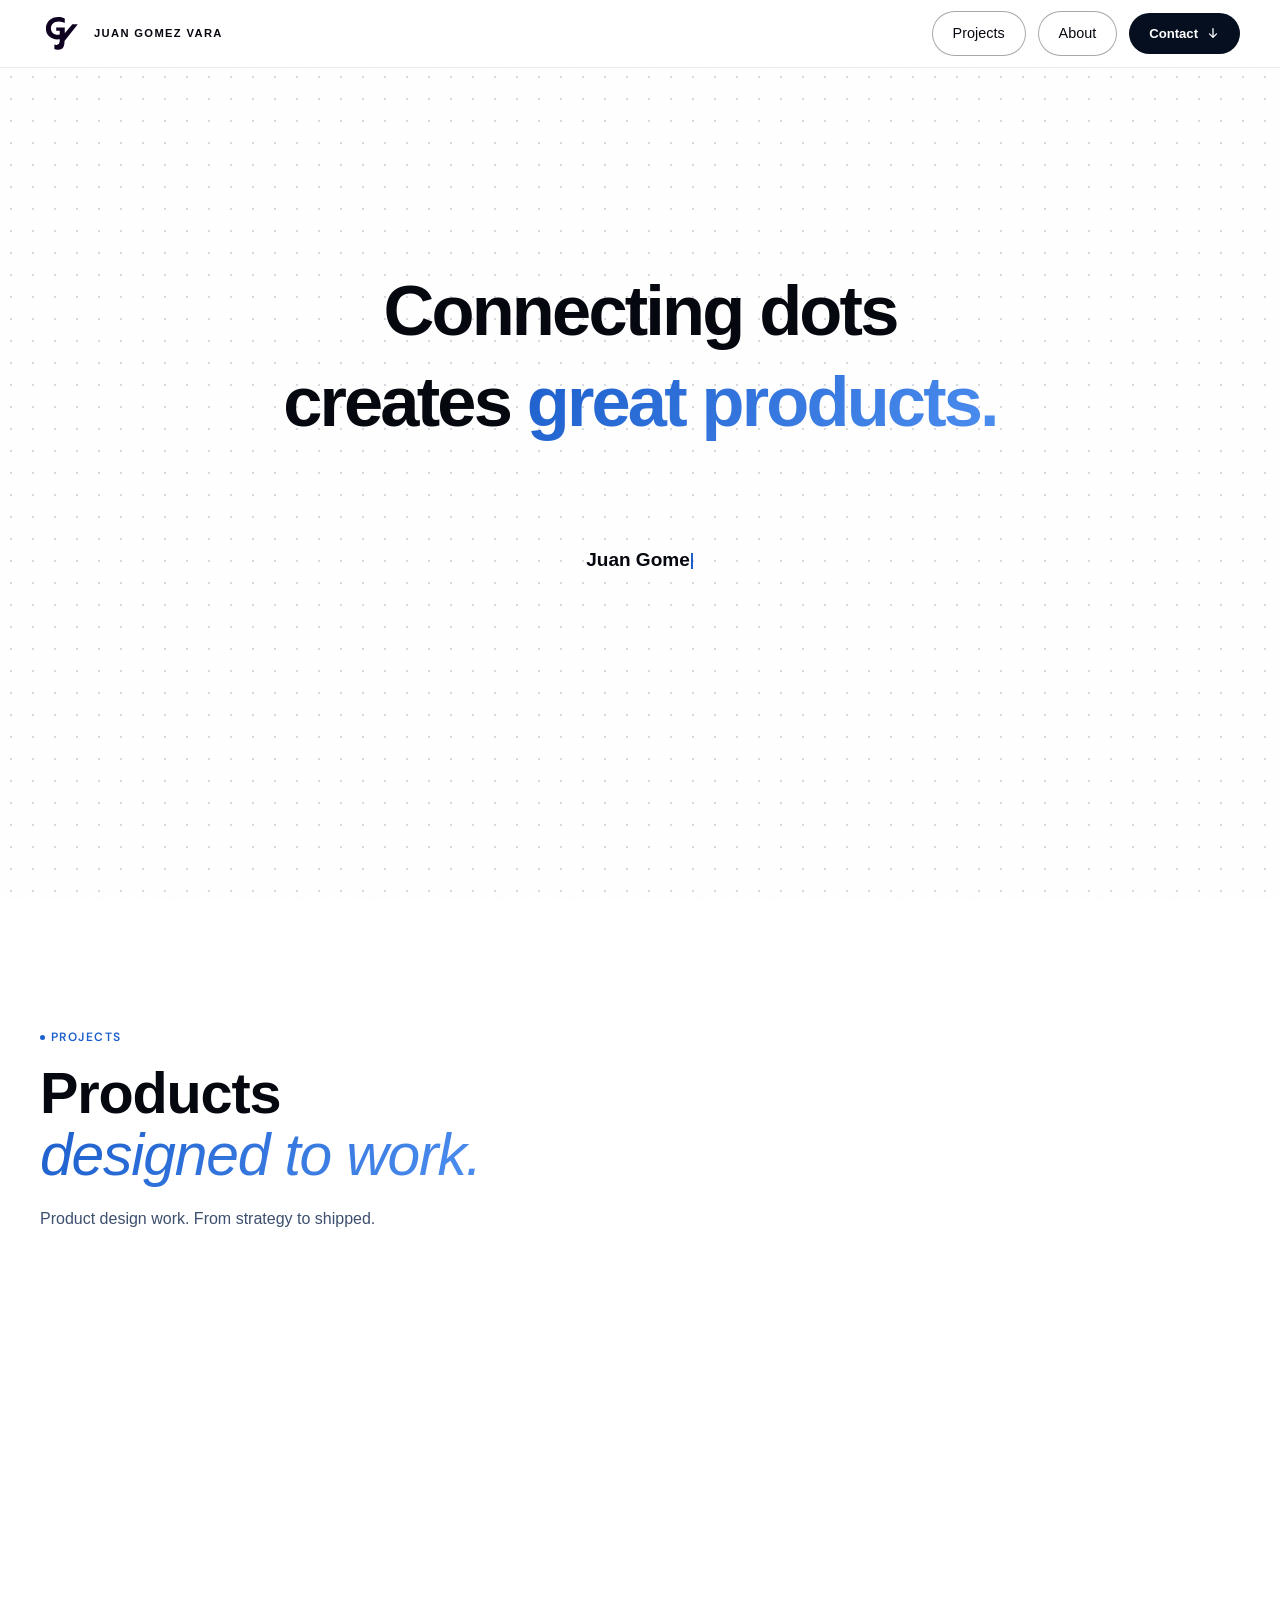
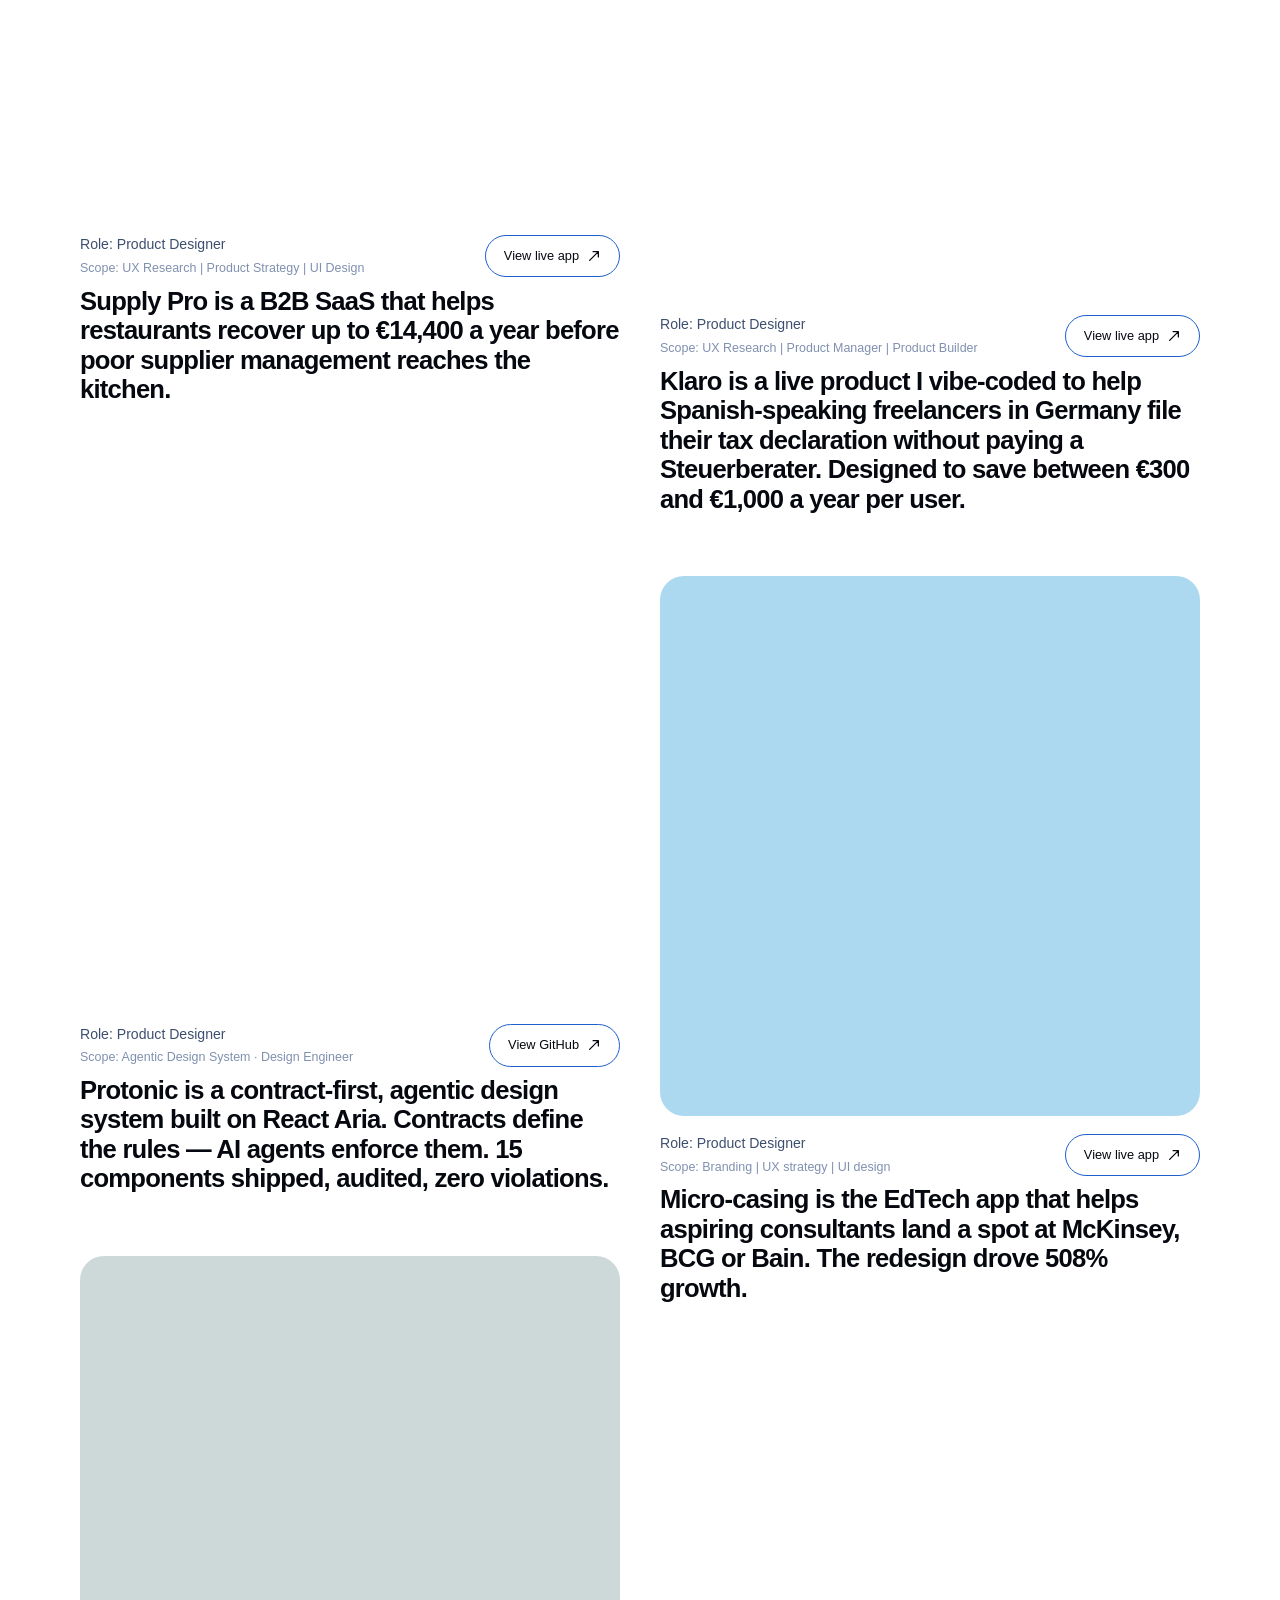
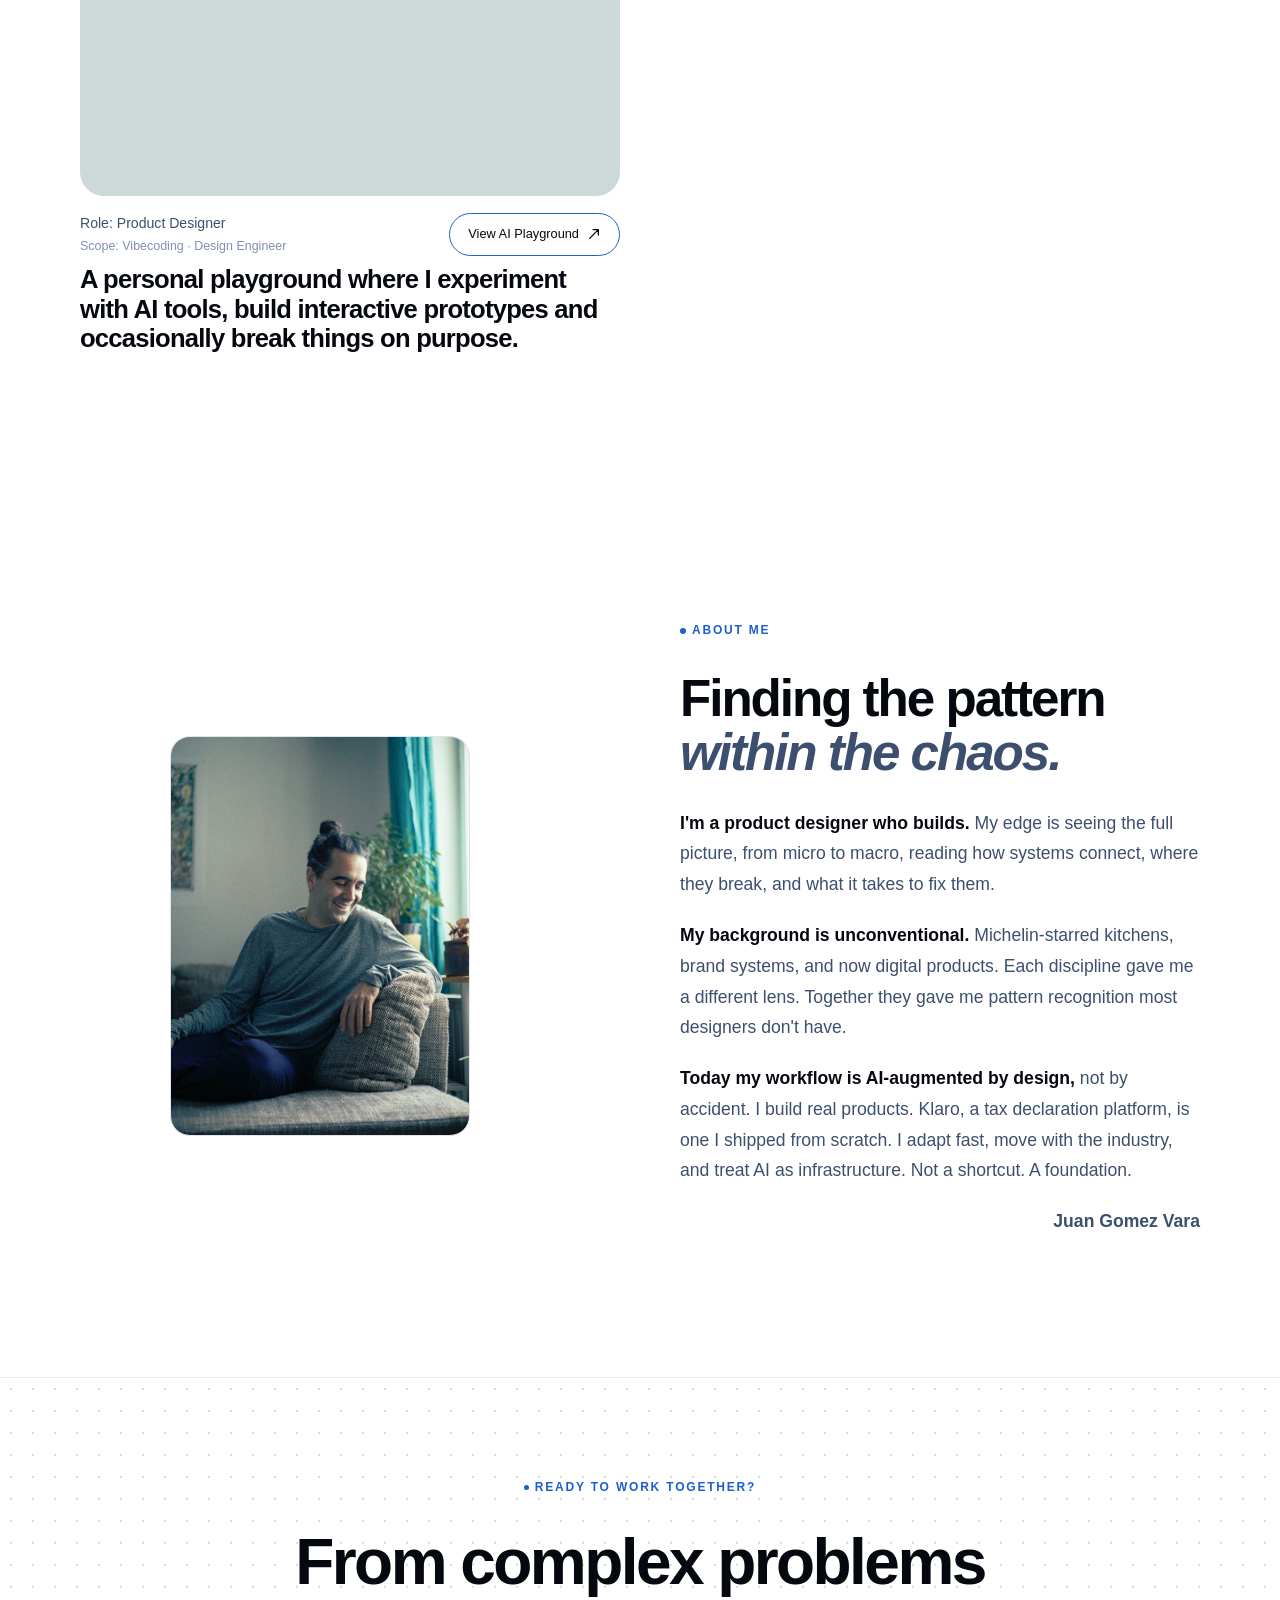
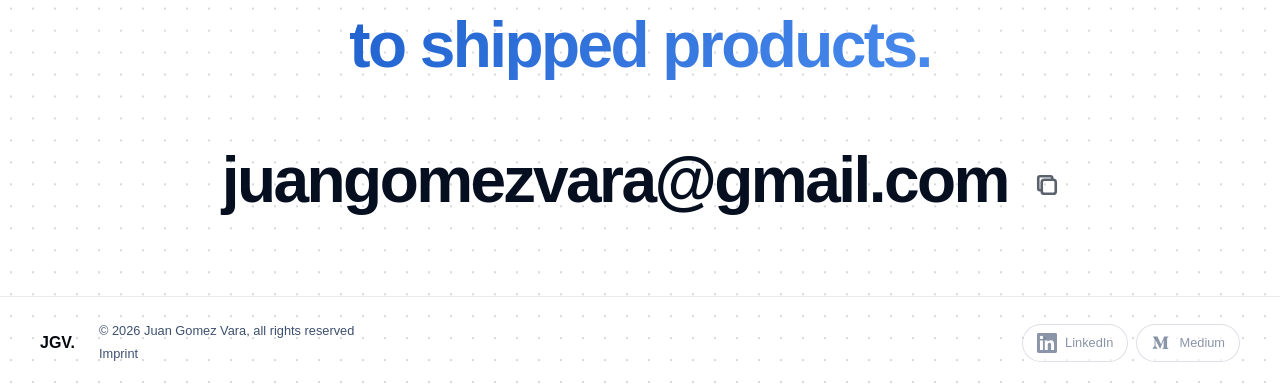
<file: index.html>
<!DOCTYPE html>
<html lang="en">
<head>
  <meta charset="UTF-8" />
  <meta name="viewport" content="width=device-width, initial-scale=1.0" />
  <title>Juan Gomez Vara | Product Designer</title>
  <meta name="description" content="Juan Gomez Vara, Product Designer in Berlin. Built Protonic (AI-enforced design system, 15 components, zero violations) and shipped 5 live products including Micro-casing (508% growth) and Klaro App." />
  <meta name="author" content="Juan Gomez Vara" />
  <link rel="canonical" href="https://www.juangomezvara.com/" />
  <meta property="og:title" content="Juan Gomez Vara | Product Designer" />
  <meta property="og:description" content="Product Designer in Berlin. 5 shipped products." />
  <meta property="og:image" content="https://www.juangomezvara.com/assets/juan-photo-new.png" />
  <meta property="og:url" content="https://www.juangomezvara.com/" />
  <meta property="og:type" content="website" />
  <meta property="og:site_name" content="Juan Gomez Vara" />
  <meta property="og:locale" content="en_US" />
  <meta name="twitter:card" content="summary_large_image" />
  <meta name="twitter:title" content="Juan Gomez Vara | Product Designer" />
  <meta name="twitter:description" content="Product Designer in Berlin. 5 shipped products." />
  <meta name="twitter:image" content="https://www.juangomezvara.com/assets/juan-photo-new.png" />
  <meta name="google-site-verification" content="6gjKS0MCyWaj__qD8_9oE6FFx_a2lRJrNI2w8Qh90nI" />
  <link rel="icon" type="image/svg+xml" href="assets/LogoJGV_favicon-32px.svg" />
  <link rel="preconnect" href="https://api.fontshare.com" crossorigin />
  <link rel="preconnect" href="https://fonts.googleapis.com" />
  <link rel="preconnect" href="https://fonts.gstatic.com" crossorigin />
  <link href="https://api.fontshare.com/v2/css?f[]=satoshi@900,700,500,400,300&display=swap" rel="stylesheet" />
  <link href="https://fonts.googleapis.com/css2?family=DM+Sans:wght@300;400;500&display=swap" rel="stylesheet" />
  <link rel="stylesheet" href="styles.css" />
  <script type="application/ld+json">
  {
    "@context": "https://schema.org",
    "@graph": [
      {
        "@type": "Person",
        "@id": "https://www.juangomezvara.com/#person",
        "name": "Juan Gomez Vara",
        "jobTitle": "Product Designer",
        "description": "Product Designer based in Berlin.",
        "url": "https://www.juangomezvara.com",
        "image": "https://www.juangomezvara.com/assets/juan-photo-new.png",
        "sameAs": [
          "https://www.linkedin.com/in/juan-gomez-vara-0b409470/",
          "https://github.com/juancodez",
          "https://medium.com/@juangomezvara"
        ],
        "address": {
          "@type": "PostalAddress",
          "addressLocality": "Berlin",
          "addressCountry": "DE"
        },
        "knowsAbout": [
          "Product Design",
          "Design Systems",
          "Design Tokens",
          "Component Architecture",
          "UX Research",
          "AI-augmented Design Workflows",
          "Interaction Design",
          "B2B SaaS",
          "Accessibility (WCAG)"
        ]
      },
      {
        "@type": "WebSite",
        "@id": "https://www.juangomezvara.com/#website",
        "url": "https://www.juangomezvara.com",
        "name": "Juan Gomez Vara",
        "description": "Portfolio of Juan Gomez Vara, Product Designer in Berlin",
        "author": {"@id": "https://www.juangomezvara.com/#person"},
        "potentialAction": {
          "@type": "SearchAction",
          "target": {
            "@type": "EntryPoint",
            "urlTemplate": "https://www.juangomezvara.com/?s={search_term_string}"
          },
          "query-input": "required name=search_term_string"
        }
      },
      {
        "@type": "CreativeWork",
        "@id": "https://www.juangomezvara.com/#protonic",
        "name": "Protonic — Contract-First Design System",
        "description": "A contract-first design system framework where AI agents enforce design rules. 15 components, 5 architectural layers, zero violations. 98/100 accessibility audit (Lyse). Built with React Aria and Figma tokens.",
        "creator": {"@id": "https://www.juangomezvara.com/#person"},
        "url": "https://protonic-agenticsystem.vercel.app/",
        "keywords": "Design System, Design Tokens, Component Architecture, AI Agents, React Aria, Accessibility"
      },
      {
        "@type": "CreativeWork",
        "@id": "https://www.juangomezvara.com/#supply-pro",
        "name": "Supply Pro — B2B SaaS Order Management",
        "description": "End-to-end B2B SaaS dashboard for food logistics order management. Designed to help restaurants recover up to €14,400 annually through better supplier management. Full Figma component library and developer documentation included.",
        "creator": {"@id": "https://www.juangomezvara.com/#person"},
        "url": "https://www.juangomezvara.com/project-supply-pro.html",
        "keywords": "Product Design, B2B SaaS, UX Research, Design System, Developer Handoff"
      },
      {
        "@type": "CreativeWork",
        "@id": "https://www.juangomezvara.com/#micro-casing",
        "name": "Micro-casing — EdTech Mobile App",
        "description": "Redesigned the complete onboarding funnel for a consumer EdTech mobile app. Achieved 2.84% download-to-paid conversion rate and 508% subscription growth post-launch. Live on App Store and Google Play.",
        "creator": {"@id": "https://www.juangomezvara.com/#person"},
        "url": "https://www.juangomezvara.com/project-micro-casing.html",
        "keywords": "Mobile App Design, UX Audit, Conversion Optimisation, EdTech"
      },
      {
        "@type": "CreativeWork",
        "@id": "https://www.juangomezvara.com/#klaro",
        "name": "Klaro App — AI Fiscal Assistant",
        "description": "AI-powered fiscal assistant for Spanish-speaking freelancers in Germany. Designed to save €300–€1,000 per user annually. Designed, built, and shipped as a solo product using AI-augmented workflows.",
        "creator": {"@id": "https://www.juangomezvara.com/#person"},
        "url": "https://klaro-es.com/",
        "keywords": "Fintech, Product Design, AI, Tax Assistant, Freelancers"
      }
    ]
  }
  </script>
</head>
<body>

  <!-- Custom Cursor -->
  <div class="cursor" id="cursor"></div>
  <div class="cursor-follower" id="cursorFollower"></div>

  <!-- Navigation -->
  <nav class="nav" id="nav">
    <a href="index.html" class="nav-logo" aria-label="Juan Gomez Vara">
      <img class="logo-img" src="assets/logo-dark.svg" alt="JGV" width="44" height="44" />
      <span class="nav-name">Juan Gomez Vara</span>
    </a>
    <!-- Hamburger (mobile only) -->
    <button class="nav-hamburger" id="navHamburger" aria-label="Toggle menu" aria-expanded="false">
      <span class="hamburger-line"></span>
      <span class="hamburger-line"></span>
      <span class="hamburger-line"></span>
    </button>

    <div class="nav-right">
      <div class="nav-links">
        <a href="#work" class="nav-link magnetic"><span>Projects</span></a>
        <a href="#about" class="nav-link magnetic"><span>About</span></a>
      </div>
      <a href="#footer" class="btn-nav magnetic">
        <span class="btn-text">Contact</span>
        <span class="btn-arrow">
          <svg width="14" height="14" viewBox="0 0 16 16" fill="none"><path d="M8 3v10M4 9l4 4 4-4" stroke="currentColor" stroke-width="1.5" stroke-linecap="round" stroke-linejoin="round"/></svg>
        </span>
      </a>
    </div>
  </nav>

  <!-- Mobile Menu Overlay -->
  <div class="mobile-menu" id="mobileMenu" aria-hidden="true">
    <nav class="mobile-menu-links">
      <a href="#work"   class="mobile-nav-link">Projects</a>
      <a href="#about"  class="mobile-nav-link">About</a>
      <a href="contact.html" class="mobile-nav-link">Contact</a>
    </nav>
  </div>

  <!-- Hero Section -->
  <section class="hero" id="hero">
    <!-- Interactive Dot Grid Canvas -->
    <canvas class="dot-grid-canvas" id="dotGrid"></canvas>
    <div class="hero-noise"></div>

    <div class="hero-content">


      <p class="hero-title" aria-hidden="true">
        <span class="hero-line" data-animate="reveal" data-delay="100">
          <span>Connecting dots</span>
        </span>
        <span class="hero-line" data-animate="reveal" data-delay="250">
          <span>creates <span class="gradient-word">great products.</span></span>
        </span>
      </p>

      <p class="hero-sub" data-animate="fade-up" data-delay="450">
        <span id="heroTypewriter"><strong>Juan Gomez Vara, Product Designer</strong></span><span class="type-cursor" id="heroTypeCursor"></span>
      </p>



    </div>

  </section>

  <!-- Projects Section -->
  <section class="work" id="work">
    <div class="work-inner">
      <div class="work-head" data-animate="fade-up">
        <div>
          <div class="work-eyebrow">
            <span class="eyebrow-dot"></span>
            Projects
          </div>
          <h2 class="work-title">
            Products<br>
            <em class="gradient-word">designed to work.</em>
          </h2>
          <p class="work-subtitle">Product design work. From strategy to shipped.</p>
        </div>
      </div>
    </div>

    <!-- Projects Masonry Grid -->
    <div class="projects-masonry">

      <!-- Left column -->
      <div class="projects-col">

        <div class="project-card" data-animate="fade-up" data-delay="0" onclick="window.location='project-supply-pro.html'" role="link" tabindex="0">
          <a href="project-supply-pro.html" style="position:absolute;width:1px;height:1px;overflow:hidden;clip:rect(0,0,0,0);white-space:nowrap" tabindex="-1" aria-hidden="true">Supply Pro project</a>
          <article>
            <div class="project-card-img-wrap">
              <video class="project-card-img js-card-video" muted playsinline preload="metadata" style="object-fit: cover;">
                <source src="assets/sp-hero-video-006-clean.mp4" type="video/mp4" />
              </video>
              <div class="project-card-overlay">
                <span class="project-card-overlay-name">Supply Pro</span>
                <span class="project-card-overlay-desc">An order management system that warns and identifies problems before they cost time and revenue in food logistics operations.</span>
              </div>
            </div>
            <div class="project-card-meta-line">
              <div class="project-card-meta-left">
                <span>Role: Product Designer</span>
                <span class="meta-scope">Scope: UX Research | Product Strategy | UI Design</span>
              </div>
              <a href="https://supply-pro-ten.vercel.app/" target="_blank" rel="noopener noreferrer" class="btn-ghost small view-project-btn magnetic" onclick="event.stopPropagation()">
                <span class="btn-text">View live app</span>
                <span class="btn-arrow"><svg width="14" height="14" viewBox="0 0 16 16" fill="none"><path d="M3 13L13 3M13 3H7M13 3v6" stroke="currentColor" stroke-width="1.5" stroke-linecap="round" stroke-linejoin="round"/></svg></span>
              </a>
            </div>
            <p class="project-card-desc">Supply Pro is a B2B SaaS that helps restaurants recover up to €14,400 a year before poor supplier management reaches the kitchen.</p>
          </article>
        </div>

        <div class="project-card" data-animate="fade-up" data-delay="120" onclick="window.location='https://protonic-agenticsystem.vercel.app/'" role="link" tabindex="0">
          <article>
            <div class="project-card-img-wrap">
              <video class="project-card-img js-card-video" muted playsinline preload="metadata" style="object-fit: cover; object-position: 70% center;">
                <source src="assets/video-protonic.mp4" type="video/mp4" />
              </video>
              <div class="project-card-overlay">
                <span class="project-card-overlay-name">Protonic</span>
                <span class="project-card-overlay-desc">A contract-first design system framework where AI agents enforce design rules. 15 components, 5 architectural layers, zero violations.</span>
              </div>
            </div>
            <div class="project-card-meta-line">
              <div class="project-card-meta-left">
                <span>Role: Product Designer</span>
                <span class="meta-scope">Scope: Agentic Design System · Design Engineer</span>
              </div>
              <a href="https://github.com/juancodez/protonic" target="_blank" rel="noopener noreferrer" class="btn-ghost small view-project-btn magnetic" onclick="event.stopPropagation()">
                <span class="btn-text">View GitHub</span>
                <span class="btn-arrow"><svg width="14" height="14" viewBox="0 0 16 16" fill="none"><path d="M3 13L13 3M13 3H7M13 3v6" stroke="currentColor" stroke-width="1.5" stroke-linecap="round" stroke-linejoin="round"/></svg></span>
              </a>
            </div>
            <p class="project-card-desc">Protonic is a contract-first, agentic design system built on React Aria. Contracts define the rules — AI agents enforce them. 15 components shipped, audited, zero violations.</p>
          </article>
        </div>


        <div class="project-card" data-animate="fade-up" data-delay="240" onclick="window.location='ai-playground.html'" role="link" tabindex="0">
          <article>
            <div class="project-card-img-wrap" style="background: #cdd8d9;">
              <video class="project-card-img js-card-video" muted playsinline preload="metadata" style="object-fit: cover; object-position: center;">
                <source src="assets/ai-playground-thumbnail-02-clean.mp4" type="video/mp4" />
              </video>
              <div class="project-card-overlay">
                <span class="project-card-overlay-name">AI Playground</span>
                <span class="project-card-overlay-desc">A growing collection of AI experiments, games, and interactive prototypes built through vibe coding.</span>
              </div>
            </div>
            <div class="project-card-meta-line">
              <div class="project-card-meta-left">
                <span>Role: Product Designer</span>
                <span class="meta-scope">Scope: Vibecoding · Design Engineer</span>
              </div>
              <a href="ai-playground.html" class="btn-ghost small view-project-btn magnetic" onclick="event.stopPropagation()">
                <span class="btn-text">View AI Playground</span>
                <span class="btn-arrow"><svg width="14" height="14" viewBox="0 0 16 16" fill="none"><path d="M3 13L13 3M13 3H7M13 3v6" stroke="currentColor" stroke-width="1.5" stroke-linecap="round" stroke-linejoin="round"/></svg></span>
              </a>
            </div>
            <p class="project-card-desc">A personal playground where I experiment with AI tools, build interactive prototypes and occasionally break things on purpose.</p>
          </article>
        </div>

      </div>

      <!-- Right column — offset for stagger effect -->
      <div class="projects-col projects-col--offset">

        <div class="project-card" data-animate="fade-up" data-delay="60" onclick="window.location='project-klaro.html'" role="link" tabindex="0">
          <a href="project-klaro.html" style="position:absolute;width:1px;height:1px;overflow:hidden;clip:rect(0,0,0,0);white-space:nowrap" tabindex="-1" aria-hidden="true">Klaro project</a>
          <article>
            <div class="project-card-img-wrap">
              <video class="project-card-img js-card-video" muted playsinline preload="metadata" style="object-fit: contain;">
                <source src="assets/klaro-index-001.mp4" type="video/mp4" />
              </video>
              <div class="project-card-overlay">
                <span class="project-card-overlay-name">Klaro App</span>
                <span class="project-card-overlay-desc">AI-powered fiscal assistant for Spanish-speaking freelancers in Germany. Designed, built and shipped with Claude Code.</span>
              </div>
            </div>
            <div class="project-card-meta-line">
              <div class="project-card-meta-left">
                <span>Role: Product Designer</span>
                <span class="meta-scope">Scope: UX Research | Product Manager | Product Builder</span>
              </div>
              <a href="https://klaro-es.com/" target="_blank" rel="noopener noreferrer" class="btn-ghost small view-project-btn magnetic" onclick="event.stopPropagation()">
                <span class="btn-text">View live app</span>
                <span class="btn-arrow"><svg width="14" height="14" viewBox="0 0 16 16" fill="none"><path d="M3 13L13 3M13 3H7M13 3v6" stroke="currentColor" stroke-width="1.5" stroke-linecap="round" stroke-linejoin="round"/></svg></span>
              </a>
            </div>
            <p class="project-card-desc">Klaro is a live product I vibe-coded to help Spanish-speaking freelancers in Germany file their tax declaration without paying a Steuerberater. Designed to save between €300 and €1,000 a year per user.</p>
          </article>
        </div>

        <div class="project-card" data-animate="fade-up" data-delay="180" onclick="window.location='project-micro-casing.html'" role="link" tabindex="0">
          <a href="project-micro-casing.html" style="position:absolute;width:1px;height:1px;overflow:hidden;clip:rect(0,0,0,0);white-space:nowrap" tabindex="-1" aria-hidden="true">Micro-casing project</a>
          <article>
            <div class="project-card-img-wrap" style="background: #acd9ef;">
              <video class="project-card-img js-card-video" muted playsinline preload="metadata" style="object-fit: contain;">
                <source src="assets/mca-thumbnail-002-clean.mp4" type="video/mp4" />
              </video>
              <div class="project-card-overlay">
                <span class="project-card-overlay-name">Micro-casing App</span>
                <span class="project-card-overlay-desc">A mobile app for structured case interview practice. From concept to shipped in 2 weeks.</span>
              </div>
            </div>
            <div class="project-card-meta-line">
              <div class="project-card-meta-left">
                <span>Role: Product Designer</span>
                <span class="meta-scope">Scope: Branding | UX strategy | UI design</span>
              </div>
              <a href="https://apps.apple.com/gb/app/micro-casing/id6754453873" target="_blank" rel="noopener noreferrer" class="btn-ghost small view-project-btn magnetic" onclick="event.stopPropagation()">
                <span class="btn-text">View live app</span>
                <span class="btn-arrow"><svg width="14" height="14" viewBox="0 0 16 16" fill="none"><path d="M3 13L13 3M13 3H7M13 3v6" stroke="currentColor" stroke-width="1.5" stroke-linecap="round" stroke-linejoin="round"/></svg></span>
              </a>
            </div>
            <p class="project-card-desc">Micro-casing is the EdTech app that helps aspiring consultants land a spot at McKinsey, BCG or Bain. The redesign drove 508% growth.</p>
          </article>
        </div>

      </div>
    </div>

  </section>

  <!-- About Section -->
  <section class="about" id="about">
    <div class="about-inner">
      <div class="about-media" data-animate="fade-right">
        <div class="about-photo-frame">
          <img src="assets/juan-photo-new.png" alt="Juan Gomez Vara, Product Designer based in Berlin" class="about-photo-img" />
        </div>
      </div>

      <div class="about-text" data-animate="fade-left">
        <p class="section-label">About me</p>
        <h2 class="about-title">
          Finding the pattern<br />
          <em>within the chaos.</em>
        </h2>
        <p class="about-bio">
          <strong>I'm a product designer who builds.</strong> My edge is seeing the full picture, from micro to macro, reading how systems connect, where they break, and what it takes to fix them.
        </p>
        <p class="about-bio">
          <strong>My background is unconventional.</strong> Michelin-starred kitchens, brand systems, and now digital products. Each discipline gave me a different lens. Together they gave me pattern recognition most designers don't have.
        </p>
        <p class="about-bio">
          <strong>Today my workflow is AI-augmented by design,</strong> not by accident. I build real products. Klaro, a tax declaration platform, is one I shipped from scratch. I adapt fast, move with the industry, and treat AI as infrastructure. Not a shortcut. A foundation.
        </p>
        <p class="about-bio" style="text-align: right; font-weight: 700;">Juan Gomez Vara</p>

      </div>
    </div>
  </section>

  <!-- Footer -->
  <footer class="footer" id="footer">
    <canvas class="footer-dot-canvas" id="footerDotGrid"></canvas>
    <div class="footer-top">
      <div class="footer-cta" data-animate="fade-up">
        <p class="footer-cta-label"><span class="eyebrow-dot"></span>Ready to work together?</p>
        <h2 class="footer-cta-title"><span class="footer-cta-line">From complex problems</span><span class="footer-cta-line gradient-word">to shipped products.</span></h2>
        <a href="mailto:juangomezvara@gmail.com" class="footer-email-link magnetic">
          <span class="footer-email-text">juangomezvara@gmail.com</span>
          <span class="footer-copy-icon" onclick="copyEmail(event)" title="Copy email" role="button" aria-label="Copy email address">
            <svg class="icon-copy" width="28" height="28" viewBox="0 0 16 16" fill="none"><rect x="5" y="5" width="8" height="8" rx="1.5" stroke="currentColor" stroke-width="1.5"/><path d="M11 5V4a1 1 0 0 0-1-1H4a1 1 0 0 0-1 1v6a1 1 0 0 0 1 1h1" stroke="currentColor" stroke-width="1.5" stroke-linecap="round"/></svg>
            <svg class="icon-check" width="28" height="28" viewBox="0 0 16 16" fill="none"><path d="M3 8l4 4 6-6" stroke="#4ade80" stroke-width="2" stroke-linecap="round" stroke-linejoin="round"/></svg>
          </span>
        </a>
      </div>
    </div>

    <!-- Footer Graphic -->
    <!-- <div class="footer-graphic" aria-hidden="true">
      <span class="footer-big-text" data-text="DESIGN">DESIGN</span>
    </div> -->

    <div class="footer-bottom">
      <div class="footer-info">
        <span class="footer-logo">JGV<span class="logo-dot">.</span></span>
        <div class="footer-copy-wrap">
          <span class="footer-copy">© 2026 Juan Gomez Vara, all rights reserved</span>
          <a href="imprint.html" class="footer-imprint">Imprint</a>
        </div>
      </div>
      <div class="footer-social">
        <a href="https://www.linkedin.com/in/juan-gomez-vara-0b409470/" target="_blank" rel="noopener noreferrer" class="social-link magnetic">
          <svg width="20" height="20" viewBox="0 0 24 24" fill="currentColor"><path d="M20.447 20.452h-3.554v-5.569c0-1.328-.027-3.037-1.852-3.037-1.853 0-2.136 1.445-2.136 2.939v5.667H9.351V9h3.414v1.561h.046c.477-.9 1.637-1.85 3.37-1.85 3.601 0 4.267 2.37 4.267 5.455v6.286zM5.337 7.433a2.062 2.062 0 0 1-2.063-2.065 2.064 2.064 0 1 1 2.063 2.065zm1.782 13.019H3.555V9h3.564v11.452zM22.225 0H1.771C.792 0 0 .774 0 1.729v20.542C0 23.227.792 24 1.771 24h20.451C23.2 24 24 23.227 24 22.271V1.729C24 .774 23.2 0 22.222 0h.003z"/></svg>
          <span>LinkedIn</span>
        </a>
        <a href="https://medium.com/@juangomezvara" target="_blank" rel="noopener noreferrer" class="social-link magnetic">
          <svg width="20" height="20" viewBox="0 0 24 24" fill="currentColor"><path d="M4.285 7.269a.733.733 0 0 0-.24-.619L2.275 4.517v-.32h5.498l4.25 9.32 3.736-9.32H21v.319l-1.515 1.453a.44.44 0 0 0-.168.425v10.666a.44.44 0 0 0 .168.425l1.479 1.453v.319h-7.436v-.319l1.53-1.489c.152-.15.152-.194.152-.424V8.401l-3.994 10.137h-.575L5.417 8.401v6.793c-.041.305.07.612.3.833l1.99 2.415v.32H2.003v-.32l1.99-2.415c.227-.22.333-.53.292-.832z"/></svg>
          <span>Medium</span>
        </a>
      </div>
    </div>
  </footer>

  <script src="script.js" defer></script>
  <script>
    (function () {
      var videos = document.querySelectorAll('.js-card-video');
      if (!videos.length) return;
      var observer = new IntersectionObserver(function (entries) {
        entries.forEach(function (entry) {
          var v = entry.target;
          if (entry.isIntersecting) {
            v.currentTime = 0;
            v.play();
          } else {
            v.pause();
            v.currentTime = 0;
          }
        });
      }, { threshold: 0.4 });
      videos.forEach(function (v) { observer.observe(v); });
    })();
  </script>

  <script>
    if ('serviceWorker' in navigator) navigator.serviceWorker.register('/sw.js');
  </script>

  <!-- Vercel Web Analytics -->
  <script defer src="https://cdn.vercel-insights.com/v1/script.js"></script>
</body>
</html>
</file>
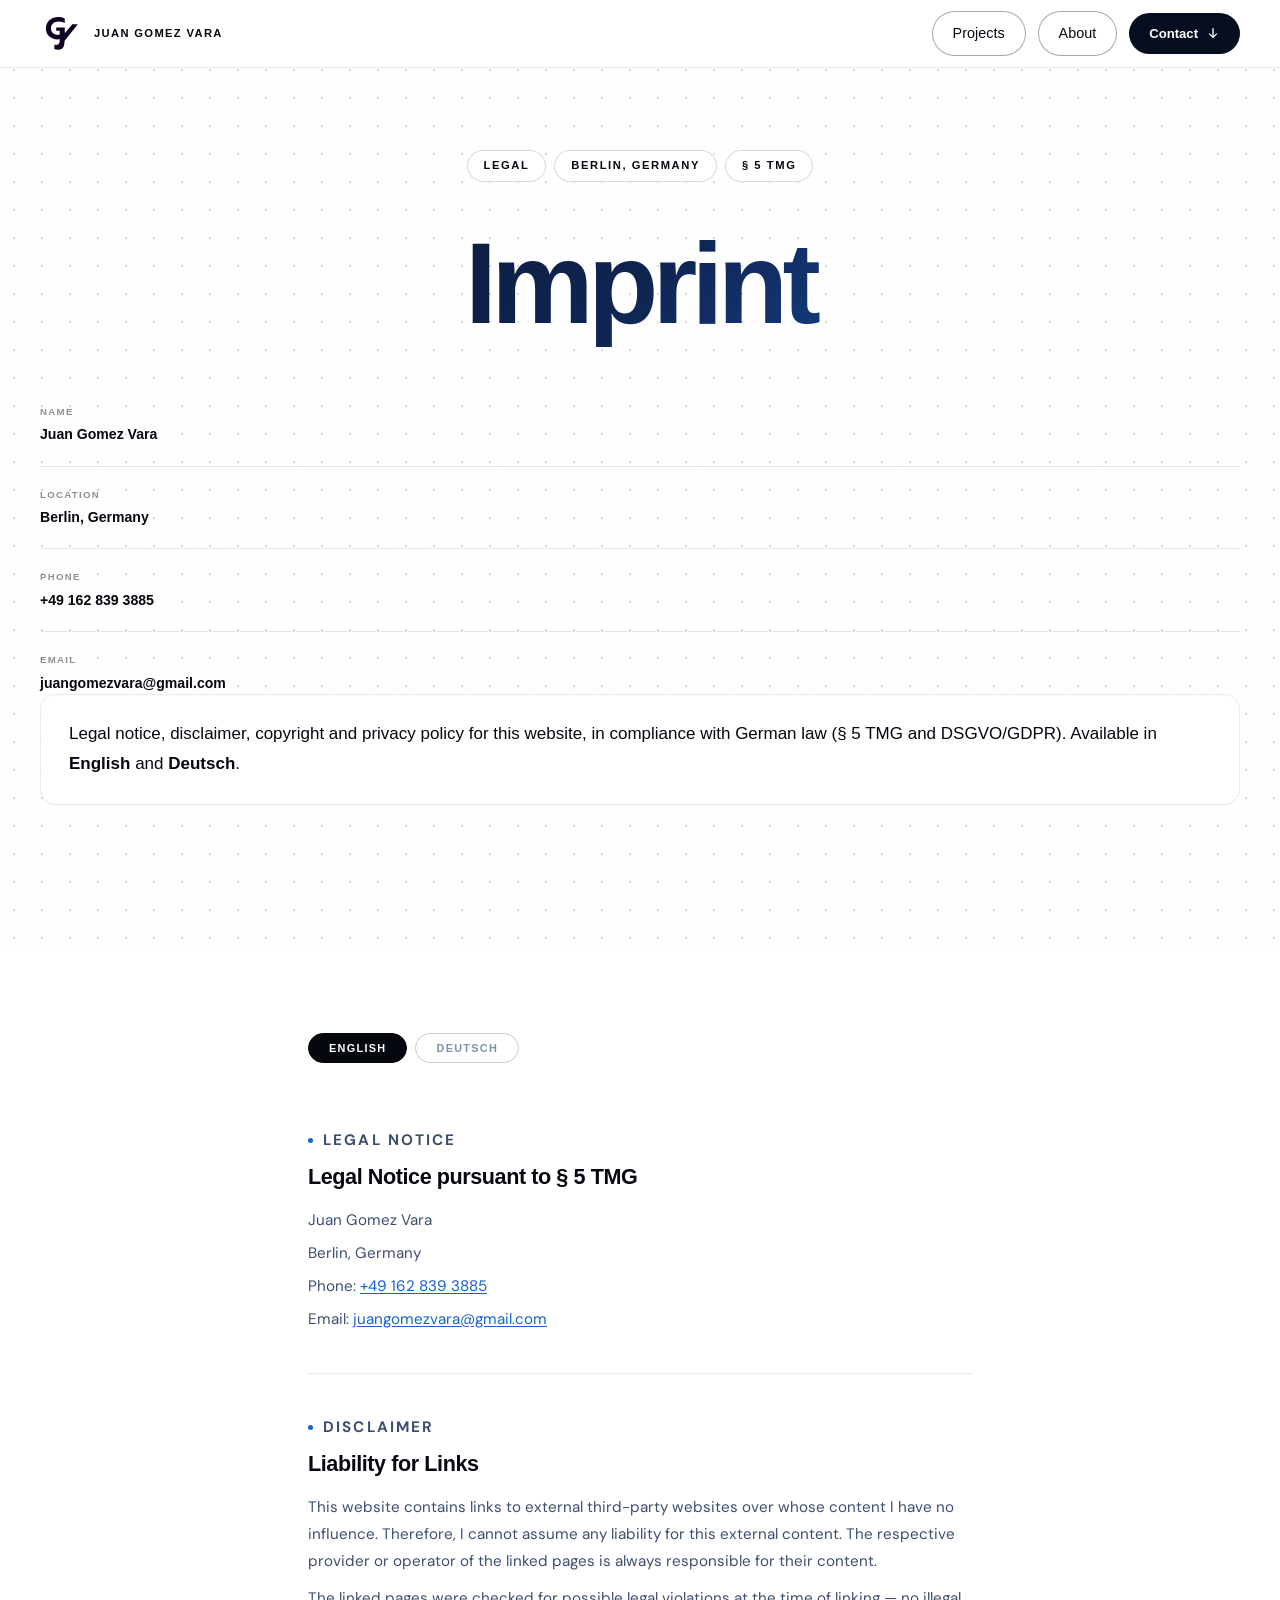
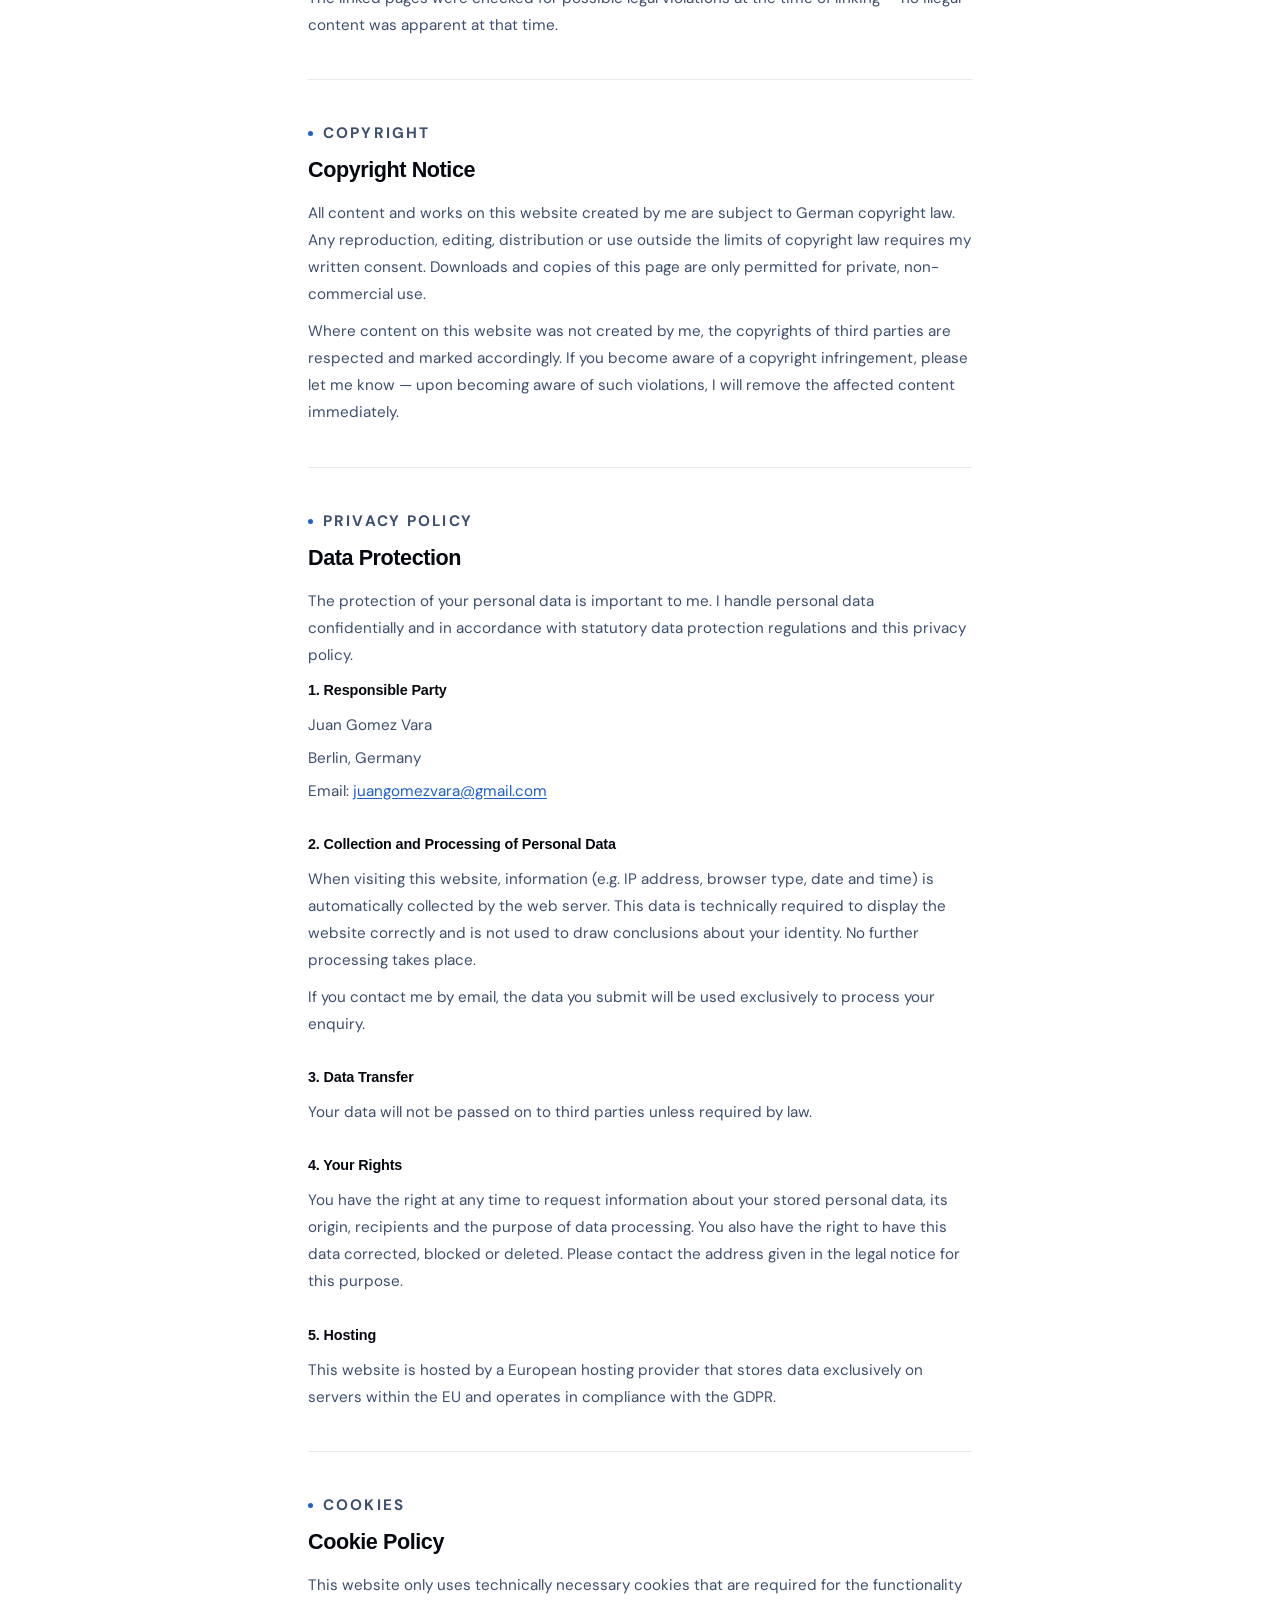
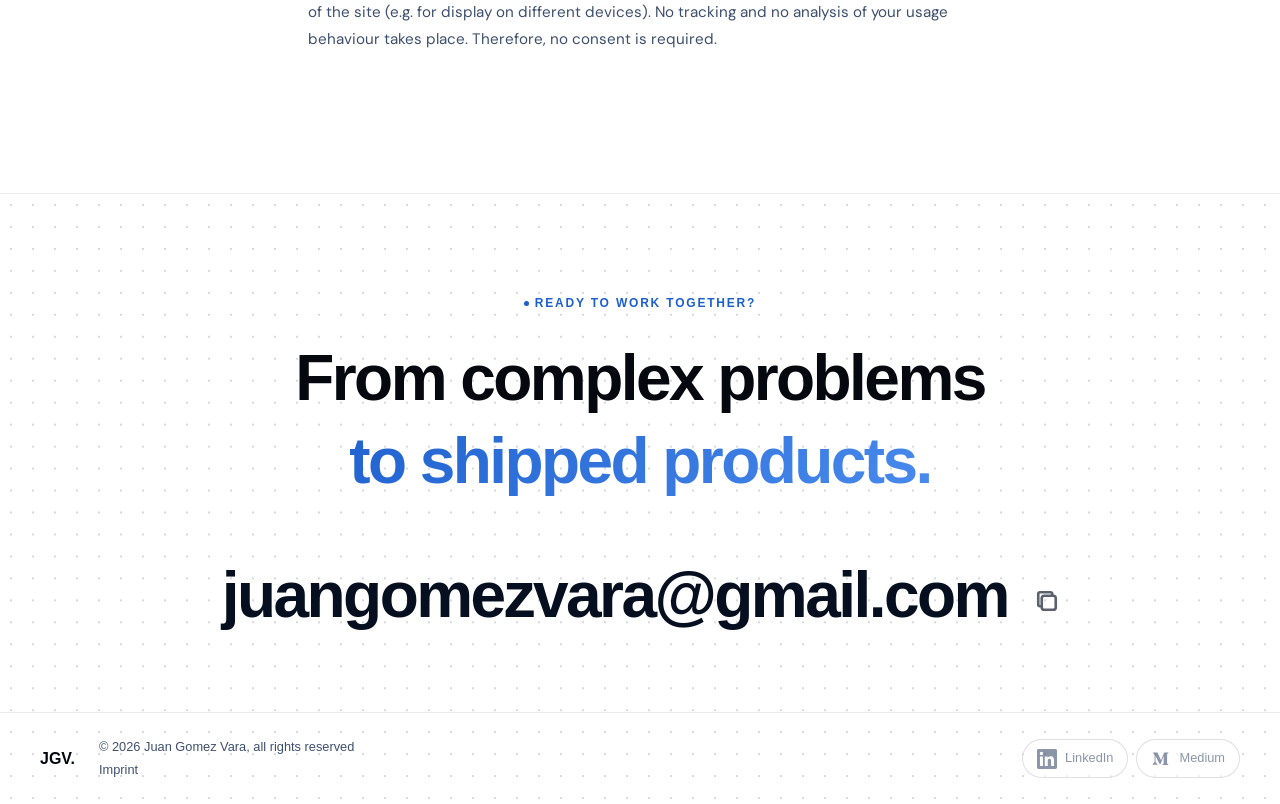
<file: imprint.html>
<!DOCTYPE html>
<html lang="en" data-theme="light">
<head>
  <meta charset="UTF-8" />
  <meta name="viewport" content="width=device-width, initial-scale=1.0" />
  <title>Imprint — Juan Gomez Vara</title>
  <meta name="description" content="Legal notice and privacy policy for juangomezvara.com" />
  <meta name="robots" content="noindex, follow" />
  <link rel="canonical" href="https://www.juangomezvara.com/imprint.html" />
  <link rel="icon" type="image/svg+xml" href="assets/LogoJGV_favicon-32px.svg" />
  <link rel="preconnect" href="https://api.fontshare.com" crossorigin />
  <link rel="preconnect" href="https://fonts.googleapis.com" />
  <link rel="preconnect" href="https://fonts.gstatic.com" crossorigin />
  <link href="https://api.fontshare.com/v2/css?f[]=satoshi@900,700,500,400,300&display=swap" rel="stylesheet" />
  <link href="https://fonts.googleapis.com/css2?family=DM+Sans:wght@300;400;500&display=swap" rel="stylesheet" />
  <link rel="stylesheet" href="styles.css" />
  <link rel="stylesheet" href="case-study.css" />

  <style>
    /* ── Imprint page layout ── */
    .imprint-section {
      padding: 80px 0 140px;
    }
    .imprint-inner {
      max-width: 760px;
      margin: 0 auto;
      padding: 0 48px;
    }

    /* ── Language toggle ── */
    .imprint-lang-switch {
      display: flex;
      gap: 8px;
      margin-bottom: 64px;
    }
    .imprint-lang-btn {
      font-family: var(--font);
      font-size: 0.68rem;
      font-weight: 700;
      letter-spacing: 0.12em;
      text-transform: uppercase;
      padding: 8px 20px;
      border-radius: 100px;
      border: 1.5px solid var(--border-hover);
      background: transparent;
      color: var(--text-3);
      cursor: pointer;
      transition: background 0.2s, color 0.2s, border-color 0.2s;
    }
    .imprint-lang-btn.is-active {
      background: var(--text);
      border-color: var(--text);
      color: #fff;
    }
    .imprint-lang-btn:not(.is-active):hover {
      border-color: var(--text-2);
      color: var(--text-2);
    }

    /* ── Content panel visibility ── */
    .imprint-content { display: none; }
    .imprint-content.is-active { display: block; }

    /* ── Individual blocks (sections) ── */
    .imprint-block {
      padding: 40px 0;
      border-bottom: 1px solid var(--border);
    }
    .imprint-block:first-child { padding-top: 0; }
    .imprint-block:last-child { border-bottom: none; padding-bottom: 0; }

    .imprint-eyebrow {
      display: flex;
      align-items: center;
      gap: 10px;
      font-size: 0.68rem;
      font-weight: 700;
      letter-spacing: 0.14em;
      text-transform: uppercase;
      color: var(--text-3);
      margin-bottom: 20px;
    }

    .imprint-block-title {
      font-size: 1.35rem;
      font-weight: 700;
      letter-spacing: -0.02em;
      color: var(--text);
      margin-bottom: 16px;
      line-height: 1.25;
    }

    .imprint-block h3 {
      font-size: 0.9rem;
      font-weight: 700;
      letter-spacing: -0.01em;
      color: var(--text);
      margin-top: 28px;
      margin-bottom: 10px;
    }
    .imprint-block h3:first-of-type { margin-top: 0; }

    .imprint-block p {
      font-family: 'DM Sans', sans-serif;
      font-size: 0.95rem;
      color: var(--text-2);
      line-height: 1.78;
      margin-bottom: 10px;
    }
    .imprint-block p:last-child { margin-bottom: 0; }

    .imprint-block a {
      color: var(--accent);
      text-decoration: underline;
      text-underline-offset: 2px;
    }
    .imprint-block a:hover { color: var(--accent-2); }

    .imprint-contact {
      display: flex;
      flex-direction: column;
      gap: 6px;
    }
    .imprint-contact p { margin-bottom: 0; }

    /* ── Divider between languages ── */
    .imprint-lang-divider {
      display: flex;
      align-items: center;
      gap: 20px;
      margin: 72px 0 64px;
    }
    .imprint-lang-divider-line {
      flex: 1;
      height: 1px;
      background: var(--border);
    }
    .imprint-lang-divider-label {
      font-size: 0.68rem;
      font-weight: 700;
      letter-spacing: 0.14em;
      text-transform: uppercase;
      color: var(--text-3);
      white-space: nowrap;
    }

    @media (max-width: 640px) {
      .imprint-inner { padding: 0 24px; }
      .imprint-section { padding: 56px 0 100px; }
      .imprint-block { padding: 32px 0; }
    }
  </style>
</head>
<body>

  <div class="cursor" id="cursor"></div>
  <div class="cursor-follower" id="cursorFollower"></div>

  <!-- Navigation -->
  <nav class="nav" id="nav">
    <a href="index.html" class="nav-logo" aria-label="Juan Gomez Vara">
      <img class="logo-img" src="assets/logo-dark.svg" alt="JGV" width="44" height="44" />
      <span class="nav-name">Juan Gomez Vara</span>
    </a>
    <button class="nav-hamburger" id="navHamburger" aria-label="Toggle menu" aria-expanded="false">
      <span class="hamburger-line"></span>
      <span class="hamburger-line"></span>
      <span class="hamburger-line"></span>
    </button>
    <div class="nav-right">
      <div class="nav-links">
        <a href="index.html#work"  class="nav-link magnetic"><span>Projects</span></a>
        <a href="index.html#about" class="nav-link magnetic"><span>About</span></a>
      </div>
      <a href="#footer" class="btn-nav magnetic">
        <span class="btn-text">Contact</span>
        <span class="btn-arrow">
          <svg width="14" height="14" viewBox="0 0 16 16" fill="none"><path d="M8 3v10M4 9l4 4 4-4" stroke="currentColor" stroke-width="1.5" stroke-linecap="round" stroke-linejoin="round"/></svg>
        </span>
      </a>
    </div>
  </nav>

  <!-- Mobile Menu -->
  <div class="mobile-menu" id="mobileMenu" aria-hidden="true">
    <nav class="mobile-menu-links">
      <a href="index.html#work"  class="mobile-nav-link">Projects</a>
      <a href="index.html#about" class="mobile-nav-link">About</a>
      <a href="contact.html"     class="mobile-nav-link">Contact</a>
    </nav>
  </div>

  <!-- ── HERO ── -->
  <section class="cs-hero">
    <canvas class="dot-grid-canvas" id="dotGrid" data-dot-spacing="28"></canvas>
    <div class="hero-noise"></div>
    <div class="cs-hero-inner">

      <div class="cs-tags" data-animate="fade-up" data-delay="80">
        <span class="cs-tag">Legal</span>
        <span class="cs-tag">Berlin, Germany</span>
        <span class="cs-tag">§ 5 TMG</span>
      </div>

      <h1 class="cs-title" data-animate="fade-up" data-delay="160">
        Imprint
      </h1>

      <div class="cs-hero-body">
        <div class="cs-hero-meta" data-animate="fade-up" data-delay="240">
          <div class="cs-hero-meta-item">
            <span class="cs-hero-meta-label">Name</span>
            <span class="cs-hero-meta-value">Juan Gomez Vara</span>
          </div>
          <div class="cs-hero-meta-item">
            <span class="cs-hero-meta-label">Location</span>
            <span class="cs-hero-meta-value">Berlin, Germany</span>
          </div>
          <div class="cs-hero-meta-item">
            <span class="cs-hero-meta-label">Phone</span>
            <span class="cs-hero-meta-value">+49 162 839 3885</span>
          </div>
          <div class="cs-hero-meta-item">
            <span class="cs-hero-meta-label">Email</span>
            <span class="cs-hero-meta-value">
              <a href="mailto:juangomezvara@gmail.com" style="color:inherit;">juangomezvara@gmail.com</a>
            </span>
          </div>
        </div>

        <p class="cs-hero-desc" data-animate="fade-up" data-delay="320">
          Legal notice, disclaimer, copyright and privacy policy for this website,
          in compliance with German law (§&nbsp;5&nbsp;TMG and DSGVO/GDPR).
          Available in <strong>English</strong> and <strong>Deutsch</strong>.
        </p>
      </div>

    </div>
  </section>

  <!-- ── CONTENT ── -->
  <section class="imprint-section">
    <div class="imprint-inner">

      <!-- Language toggle -->
      <div class="imprint-lang-switch" role="tablist" aria-label="Select language">
        <button class="imprint-lang-btn is-active" data-lang="en" role="tab" aria-selected="true">English</button>
        <button class="imprint-lang-btn" data-lang="de" role="tab" aria-selected="false">Deutsch</button>
      </div>

      <!-- ── ENGLISH ── -->
      <div class="imprint-content is-active" id="lang-en" role="tabpanel">

        <!-- Legal Notice -->
        <div class="imprint-block">
          <p class="imprint-eyebrow"><span class="eyebrow-dot"></span>Legal Notice</p>
          <h2 class="imprint-block-title">Legal Notice pursuant to § 5 TMG</h2>
          <div class="imprint-contact">
            <p>Juan Gomez Vara</p>
            <p>Berlin, Germany</p>
            <p>Phone: <a href="tel:+491628393885">+49 162 839 3885</a></p>
            <p>Email: <a href="mailto:juangomezvara@gmail.com">juangomezvara@gmail.com</a></p>
          </div>
        </div>

        <!-- Disclaimer -->
        <div class="imprint-block">
          <p class="imprint-eyebrow"><span class="eyebrow-dot"></span>Disclaimer</p>
          <h2 class="imprint-block-title">Liability for Links</h2>
          <p>This website contains links to external third-party websites over whose content I have no influence. Therefore, I cannot assume any liability for this external content. The respective provider or operator of the linked pages is always responsible for their content.</p>
          <p>The linked pages were checked for possible legal violations at the time of linking — no illegal content was apparent at that time.</p>
        </div>

        <!-- Copyright -->
        <div class="imprint-block">
          <p class="imprint-eyebrow"><span class="eyebrow-dot"></span>Copyright</p>
          <h2 class="imprint-block-title">Copyright Notice</h2>
          <p>All content and works on this website created by me are subject to German copyright law. Any reproduction, editing, distribution or use outside the limits of copyright law requires my written consent. Downloads and copies of this page are only permitted for private, non-commercial use.</p>
          <p>Where content on this website was not created by me, the copyrights of third parties are respected and marked accordingly. If you become aware of a copyright infringement, please let me know — upon becoming aware of such violations, I will remove the affected content immediately.</p>
        </div>

        <!-- Privacy Policy -->
        <div class="imprint-block">
          <p class="imprint-eyebrow"><span class="eyebrow-dot"></span>Privacy Policy</p>
          <h2 class="imprint-block-title">Data Protection</h2>
          <p>The protection of your personal data is important to me. I handle personal data confidentially and in accordance with statutory data protection regulations and this privacy policy.</p>

          <h3>1. Responsible Party</h3>
          <div class="imprint-contact">
            <p>Juan Gomez Vara</p>
            <p>Berlin, Germany</p>
            <p>Email: <a href="mailto:juangomezvara@gmail.com">juangomezvara@gmail.com</a></p>
          </div>

          <h3>2. Collection and Processing of Personal Data</h3>
          <p>When visiting this website, information (e.g. IP address, browser type, date and time) is automatically collected by the web server. This data is technically required to display the website correctly and is not used to draw conclusions about your identity. No further processing takes place.</p>
          <p>If you contact me by email, the data you submit will be used exclusively to process your enquiry.</p>

          <h3>3. Data Transfer</h3>
          <p>Your data will not be passed on to third parties unless required by law.</p>

          <h3>4. Your Rights</h3>
          <p>You have the right at any time to request information about your stored personal data, its origin, recipients and the purpose of data processing. You also have the right to have this data corrected, blocked or deleted. Please contact the address given in the legal notice for this purpose.</p>

          <h3>5. Hosting</h3>
          <p>This website is hosted by a European hosting provider that stores data exclusively on servers within the EU and operates in compliance with the GDPR.</p>
        </div>

        <!-- Cookies -->
        <div class="imprint-block">
          <p class="imprint-eyebrow"><span class="eyebrow-dot"></span>Cookies</p>
          <h2 class="imprint-block-title">Cookie Policy</h2>
          <p>This website only uses technically necessary cookies that are required for the functionality of the site (e.g. for display on different devices). No tracking and no analysis of your usage behaviour takes place. Therefore, no consent is required.</p>
        </div>

      </div>

      <!-- ── GERMAN ── -->
      <div class="imprint-content" id="lang-de" role="tabpanel">

        <!-- Impressum -->
        <div class="imprint-block">
          <p class="imprint-eyebrow"><span class="eyebrow-dot"></span>Impressum</p>
          <h2 class="imprint-block-title">Angaben gemäß § 5 TMG</h2>
          <div class="imprint-contact">
            <p>Juan Gomez Vara</p>
            <p>Berlin, Deutschland</p>
            <p>Telefon: <a href="tel:+491628393885">+49 162 839 3885</a></p>
            <p>E-Mail: <a href="mailto:juangomezvara@gmail.com">juangomezvara@gmail.com</a></p>
          </div>
        </div>

        <!-- Haftungsausschluss -->
        <div class="imprint-block">
          <p class="imprint-eyebrow"><span class="eyebrow-dot"></span>Haftungsausschluss</p>
          <h2 class="imprint-block-title">Haftung für Links</h2>
          <p>Diese Website enthält Links zu externen Websites Dritter, auf deren Inhalte ich keinen Einfluss habe. Deshalb kann ich für diese fremden Inhalte auch keine Gewähr übernehmen. Für die Inhalte der verlinkten Seiten ist stets der jeweilige Anbieter oder Betreiber verantwortlich.</p>
          <p>Die verlinkten Seiten wurden zum Zeitpunkt der Verlinkung auf mögliche Rechtsverstöße überprüft – rechtswidrige Inhalte waren dabei nicht erkennbar.</p>
        </div>

        <!-- Urheberrecht -->
        <div class="imprint-block">
          <p class="imprint-eyebrow"><span class="eyebrow-dot"></span>Urheberrecht</p>
          <h2 class="imprint-block-title">Urheberrecht</h2>
          <p>Alle Inhalte und Werke auf dieser Website, die von mir erstellt wurden, unterliegen dem deutschen Urheberrecht. Jegliche Vervielfältigung, Bearbeitung, Verbreitung oder Verwertung außerhalb der Grenzen des Urheberrechts bedarf meiner schriftlichen Zustimmung. Downloads und Kopien dieser Seite sind nur für den privaten, nicht kommerziellen Gebrauch gestattet.</p>
          <p>Soweit Inhalte auf dieser Website nicht von mir erstellt wurden, werden die Urheberrechte Dritter beachtet und entsprechend gekennzeichnet. Solltest du trotzdem auf eine Urheberrechtsverletzung aufmerksam werden, gib mir bitte Bescheid – bei Bekanntwerden entferne ich die betreffenden Inhalte umgehend.</p>
        </div>

        <!-- Datenschutzerklärung -->
        <div class="imprint-block">
          <p class="imprint-eyebrow"><span class="eyebrow-dot"></span>Datenschutzerklärung</p>
          <h2 class="imprint-block-title">Datenschutzerklärung</h2>
          <p>Der Schutz deiner persönlichen Daten ist mir wichtig. Ich behandle personenbezogene Daten vertraulich und entsprechend der gesetzlichen Datenschutzvorschriften sowie dieser Datenschutzerklärung.</p>

          <h3>1. Verantwortliche Stelle</h3>
          <div class="imprint-contact">
            <p>Juan Gomez Vara</p>
            <p>Berlin, Deutschland</p>
            <p>E-Mail: <a href="mailto:juangomezvara@gmail.com">juangomezvara@gmail.com</a></p>
          </div>

          <h3>2. Erhebung und Verarbeitung personenbezogener Daten</h3>
          <p>Beim Besuch dieser Website werden automatisch Informationen (z. B. IP-Adresse, Browsertyp, Datum und Uhrzeit) vom Webserver erhoben. Diese Daten sind technisch erforderlich, um die Website korrekt darzustellen, und werden nicht genutzt, um Rückschlüsse auf deine Person zu ziehen. Eine weitere Verarbeitung erfolgt nicht.</p>
          <p>Wenn du mich per E-Mail kontaktierst, werden die von dir übermittelten Daten ausschließlich zur Bearbeitung deiner Anfrage verwendet.</p>

          <h3>3. Weitergabe von Daten</h3>
          <p>Eine Weitergabe deiner Daten an Dritte erfolgt nicht, es sei denn, dies ist gesetzlich vorgeschrieben.</p>

          <h3>4. Deine Rechte</h3>
          <p>Du hast jederzeit das Recht auf Auskunft über deine gespeicherten personenbezogenen Daten, deren Herkunft, Empfänger und Zweck der Datenverarbeitung. Ebenso hast du ein Recht auf Berichtigung, Sperrung oder Löschung dieser Daten. Wende dich dazu einfach an die im Impressum genannte Adresse.</p>

          <h3>5. Hosting</h3>
          <p>Die Website wird bei einem europäischen Hosting-Anbieter betrieben, der die Daten ausschließlich auf Servern innerhalb der EU speichert und DSGVO-konform arbeitet.</p>
        </div>

        <!-- Cookies -->
        <div class="imprint-block">
          <p class="imprint-eyebrow"><span class="eyebrow-dot"></span>Cookies</p>
          <h2 class="imprint-block-title">Cookies</h2>
          <p>Diese Website verwendet nur technisch notwendige Cookies, die für die Funktionalität der Seite erforderlich sind (z. B. zur Darstellung auf unterschiedlichen Endgeräten). Es erfolgt kein Tracking und keine Auswertung deines Nutzungsverhaltens. Eine Einwilligung ist daher nicht erforderlich.</p>
        </div>

      </div>

    </div>
  </section>

  <!-- ── FOOTER ── -->
  <footer class="footer" id="footer">
    <canvas class="footer-dot-canvas" id="footerDotGrid"></canvas>
    <div class="footer-top">
      <div class="footer-cta" data-animate="fade-up">
        <p class="footer-cta-label"><span class="eyebrow-dot"></span>Ready to work together?</p>
        <h2 class="footer-cta-title"><span class="footer-cta-line">From complex problems</span><span class="footer-cta-line gradient-word">to shipped products.</span></h2>
        <a href="mailto:juangomezvara@gmail.com" class="footer-email-link magnetic">
          <span class="footer-email-text">juangomezvara@gmail.com</span>
          <span class="footer-copy-icon" onclick="copyEmail(event)" title="Copy email" role="button" aria-label="Copy email address">
            <svg class="icon-copy" width="28" height="28" viewBox="0 0 16 16" fill="none"><rect x="5" y="5" width="8" height="8" rx="1.5" stroke="currentColor" stroke-width="1.5"/><path d="M11 5V4a1 1 0 0 0-1-1H4a1 1 0 0 0-1 1v6a1 1 0 0 0 1 1h1" stroke="currentColor" stroke-width="1.5" stroke-linecap="round"/></svg>
            <svg class="icon-check" width="28" height="28" viewBox="0 0 16 16" fill="none"><path d="M3 8l4 4 6-6" stroke="#4ade80" stroke-width="2" stroke-linecap="round" stroke-linejoin="round"/></svg>
          </span>
        </a>
      </div>
    </div>

    <div class="footer-bottom">
      <div class="footer-info">
        <span class="footer-logo">JGV<span class="logo-dot">.</span></span>
        <div class="footer-copy-wrap">
          <span class="footer-copy">© 2026 Juan Gomez Vara, all rights reserved</span>
          <a href="imprint.html" class="footer-imprint">Imprint</a>
        </div>
      </div>
      <div class="footer-social">
        <a href="https://www.linkedin.com/in/juan-gomez-vara-0b409470/" target="_blank" rel="noopener noreferrer" class="social-link magnetic">
          <svg width="20" height="20" viewBox="0 0 24 24" fill="currentColor"><path d="M20.447 20.452h-3.554v-5.569c0-1.328-.027-3.037-1.852-3.037-1.853 0-2.136 1.445-2.136 2.939v5.667H9.351V9h3.414v1.561h.046c.477-.9 1.637-1.85 3.37-1.85 3.601 0 4.267 2.37 4.267 5.455v6.286zM5.337 7.433a2.062 2.062 0 0 1-2.063-2.065 2.064 2.064 0 1 1 2.063 2.065zm1.782 13.019H3.555V9h3.564v11.452zM22.225 0H1.771C.792 0 0 .774 0 1.729v20.542C0 23.227.792 24 1.771 24h20.451C23.2 24 24 23.227 24 22.271V1.729C24 .774 23.2 0 22.222 0h.003z"/></svg>
          <span>LinkedIn</span>
        </a>
        <a href="https://medium.com/@juangomezvara" target="_blank" rel="noopener noreferrer" class="social-link magnetic">
          <svg width="20" height="20" viewBox="0 0 24 24" fill="currentColor"><path d="M4.285 7.269a.733.733 0 0 0-.24-.619L2.275 4.517v-.32h5.498l4.25 9.32 3.736-9.32H21v.319l-1.515 1.453a.44.44 0 0 0-.168.425v10.666a.44.44 0 0 0 .168.425l1.479 1.453v.319h-7.436v-.319l1.53-1.489c.152-.15.152-.194.152-.424V8.401l-3.994 10.137h-.575L5.417 8.401v6.793c-.041.305.07.612.3.833l1.99 2.415v.32H2.003v-.32l1.99-2.415c.227-.22.333-.53.292-.832z"/></svg>
          <span>Medium</span>
        </a>
      </div>
    </div>
  </footer>

  <script src="script.js"></script>
  <script>
    /* ── Language toggle ── */
    const langBtns = document.querySelectorAll('.imprint-lang-btn');
    const langPanels = document.querySelectorAll('.imprint-content');

    langBtns.forEach(btn => {
      btn.addEventListener('click', () => {
        const target = btn.dataset.lang;

        langBtns.forEach(b => {
          b.classList.toggle('is-active', b === btn);
          b.setAttribute('aria-selected', b === btn ? 'true' : 'false');
        });
        langPanels.forEach(panel => {
          panel.classList.toggle('is-active', panel.id === `lang-${target}`);
        });
      });
    });
  </script>

  <!-- Vercel Web Analytics -->
  <script defer src="https://cdn.vercel-insights.com/v1/script.js"></script>
</body>
</html>
</file>
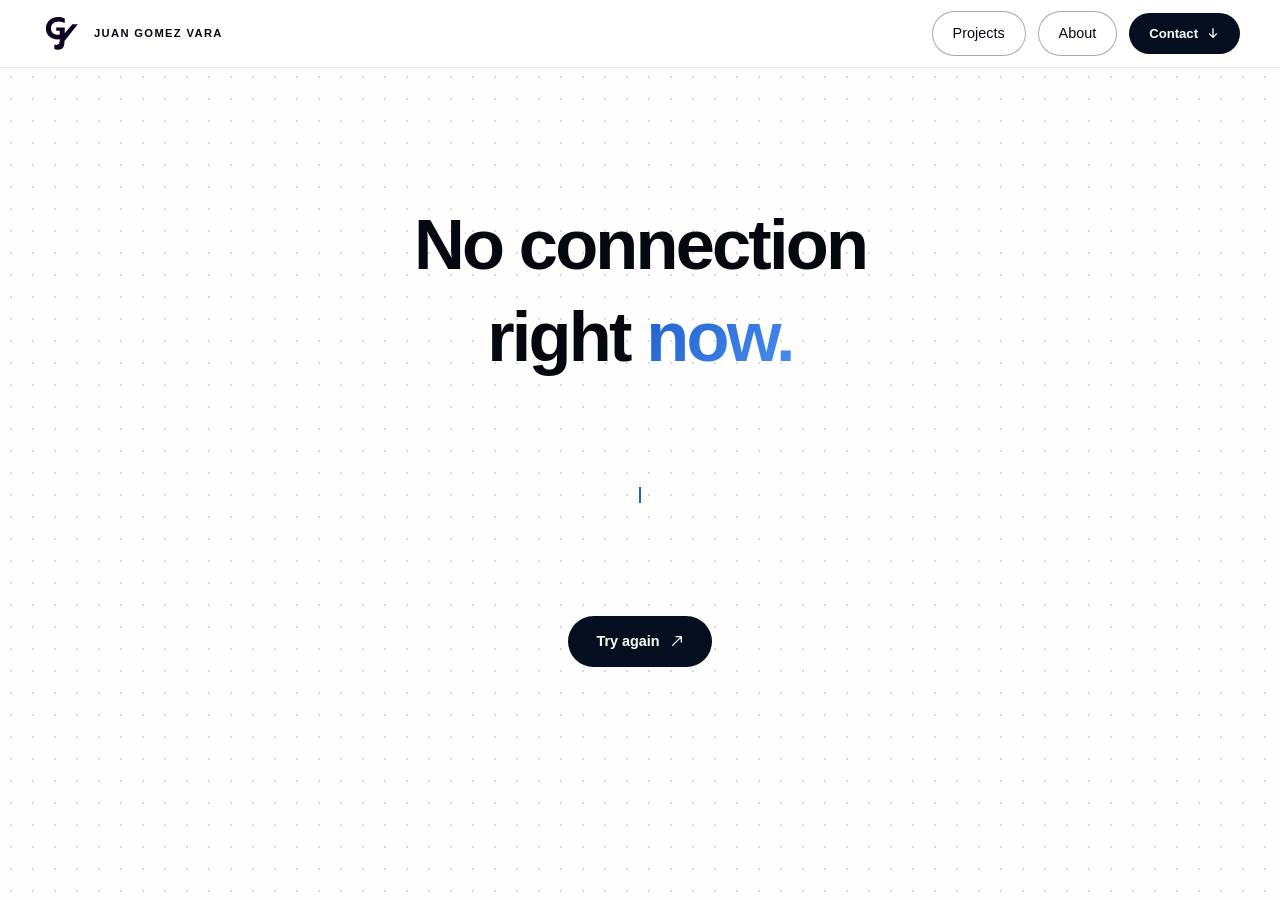
<file: offline.html>
<!DOCTYPE html>
<html lang="en">
<head>
  <meta charset="UTF-8" />
  <meta name="viewport" content="width=device-width, initial-scale=1.0" />
  <title>Offline — Juan Gomez Vara</title>
  <meta name="robots" content="noindex" />
  <link rel="icon" type="image/svg+xml" href="assets/LogoJGV_favicon-32px.svg" />
  <link rel="preconnect" href="https://api.fontshare.com" crossorigin />
  <link rel="preconnect" href="https://fonts.googleapis.com" />
  <link rel="preconnect" href="https://fonts.gstatic.com" crossorigin />
  <link href="https://api.fontshare.com/v2/css?f[]=satoshi@900,700,500,400,300&display=swap" rel="stylesheet" />
  <link href="https://fonts.googleapis.com/css2?family=DM+Sans:wght@300;400;500&display=swap" rel="stylesheet" />
  <link rel="stylesheet" href="styles.css" />
  <style>
    .error-hero {
      min-height: 100vh;
      display: flex;
      align-items: center;
      padding: 120px 60px 80px;
      position: relative;
    }
    .error-text { max-width: 640px; margin: 0 auto; }
    @media (max-width: 860px) {
      .error-hero { padding: 90px 24px 40px; }
    }
  </style>
</head>
<body>

  <div class="cursor" id="cursor"></div>
  <div class="cursor-follower" id="cursorFollower"></div>

  <nav class="nav" id="nav">
    <a href="index.html" class="nav-logo" aria-label="Juan Gomez Vara">
      <img class="logo-img" src="assets/logo-dark.svg" alt="JGV" width="44" height="44" />
      <span class="nav-name">Juan Gomez Vara</span>
    </a>
    <button class="nav-hamburger" id="navHamburger" aria-label="Toggle menu" aria-expanded="false">
      <span class="hamburger-line"></span>
      <span class="hamburger-line"></span>
      <span class="hamburger-line"></span>
    </button>
    <div class="nav-right">
      <div class="nav-links">
        <a href="index.html#work" class="nav-link magnetic"><span>Projects</span></a>
        <a href="index.html#about" class="nav-link magnetic"><span>About</span></a>
      </div>
      <a href="index.html#footer" class="btn-nav magnetic">
        <span class="btn-text">Contact</span>
        <span class="btn-arrow">
          <svg width="14" height="14" viewBox="0 0 16 16" fill="none"><path d="M8 3v10M4 9l4 4 4-4" stroke="currentColor" stroke-width="1.5" stroke-linecap="round" stroke-linejoin="round"/></svg>
        </span>
      </a>
    </div>
  </nav>

  <div class="mobile-menu" id="mobileMenu" aria-hidden="true">
    <nav class="mobile-menu-links">
      <a href="index.html#work" class="mobile-nav-link">Projects</a>
      <a href="index.html#about" class="mobile-nav-link">About</a>
      <a href="index.html#footer" class="mobile-nav-link">Contact</a>
    </nav>
  </div>

  <section class="hero error-hero" id="hero">
    <canvas class="dot-grid-canvas" id="dotGrid"></canvas>
    <div class="hero-noise"></div>

    <div class="hero-content error-text">
      <h1 class="hero-title">
        <div class="hero-line" data-animate="reveal" data-delay="100">
          <span>No connection</span>
        </div>
        <div class="hero-line" data-animate="reveal" data-delay="250">
          <span>right <span class="gradient-word">now.</span></span>
        </div>
      </h1>

      <p class="hero-sub" data-animate="fade-up" data-delay="450">
        <span id="offlineTypewriter"></span><span class="type-cursor" id="offlineTypeCursor"></span>
      </p>

      <div data-animate="fade-up" data-delay="600" style="margin-top:2rem;">
        <a href="index.html" class="btn-primary magnetic" onclick="location.reload(); return false;">
          <span class="btn-text">Try again</span>
          <span class="btn-arrow">
            <svg width="14" height="14" viewBox="0 0 16 16" fill="none"><path d="M3 13L13 3M13 3H7M13 3v6" stroke="currentColor" stroke-width="1.5" stroke-linecap="round" stroke-linejoin="round"/></svg>
          </span>
        </a>
      </div>
    </div>
  </section>

  <script src="script.js"></script>
  <script>
    window.addEventListener('load', () => {
      const typeEl     = document.getElementById('offlineTypewriter');
      const typeCursor = document.getElementById('offlineTypeCursor');
      if (!typeEl) return;
      const fullText = 'You\'re offline. Check your connection and try again.';
      let idx = 0;
      function typeNext() {
        if (idx >= fullText.length) { typeCursor.classList.add('done'); return; }
        typeEl.textContent += fullText[idx++];
        setTimeout(typeNext, 26 + Math.random() * 20);
      }
      setTimeout(typeNext, 1450);
    });
  </script>

  <!-- Vercel Web Analytics -->
  <script defer src="https://cdn.vercel-insights.com/v1/script.js"></script>
</body>
</html>
</file>
<file: styles.css>
/* ============================================
   RESET & BASE
   ============================================ */
*, *::before, *::after { box-sizing: border-box; margin: 0; padding: 0; }

:root {
  /* Fonts & easing */
  --font:         'Satoshi', sans-serif;
  --ease-out:     cubic-bezier(0.16, 1, 0.3, 1);
  --ease-in-out:  cubic-bezier(0.87, 0, 0.13, 1);
  --transition:   0.6s var(--ease-out);

  /* Colours */
  --bg:           #ffffff;
  --bg-2:         #f4f7ff;
  --bg-3:         #e8eeff;
  --text:         #060810;
  --text-2:       #3d4f6e;
  --text-3:       #8090b0;
  --border:       rgba(10, 22, 60, 0.09);
  --border-hover: rgba(10, 22, 60, 0.22);
  --accent:       #1d5fcc;
  --accent-2:     #4d8ef0;
  --navy:         #060f20;
  --btn-gradient: linear-gradient(135deg, #060f20 0%, #0f2552 50%, #1d5fcc 100%);
  --card-bg:      #f4f7ff;
  --card-hover:   #e8eeff;
  --nav-bg:       rgba(255, 255, 255, 0.92);
  --gradient-1:   rgba(29, 95, 204, 0.08);
  --gradient-2:   rgba(77, 142, 240, 0.05);
  --gradient-3:   rgba(6, 15, 32, 0.04);
  --footer-graphic-color: rgba(6, 15, 32, 0.04);
  --pill-border:  #060810;
  --pill-text:    #060810;
}

html { scroll-behavior: smooth; }

body {
  font-family: var(--font);
  background: var(--bg);
  color: var(--text);
  line-height: 1.6;
  overflow-x: hidden;
  cursor: none;
}

a { color: inherit; text-decoration: none; }
img { display: block; max-width: 100%; }

a, button, [role="button"], [role="link"], [tabindex="0"], .btn-primary, .btn-ghost, .btn-nav, .nav-link, .social-link, .theme-toggle, .mobile-nav-link, .project-card, .magnetic { cursor: pointer; }

/* ============================================
   CUSTOM CURSOR
   ============================================ */
.cursor {
  width: 14px; height: 14px;
  background: var(--accent);
  border-radius: 50%;
  position: fixed;
  top: 0; left: 0;
  pointer-events: none;
  z-index: 9999;
  transform: translate(-50%, -50%) scale(1);
  transition: transform 0.2s cubic-bezier(0.23,1,0.32,1), opacity 0.2s;
  will-change: left, top, transform;
}
.cursor-follower { display: none; }

/* Hover states — scale transforms only */
body.cursor-hovering .cursor { transform: translate(-50%, -50%) scale(2.2); opacity: 0.35; }
body.cursor-link .cursor    { transform: translate(-50%, -50%) scale(1.5); opacity: 0.7; }

/* ============================================
   NAVIGATION
   ============================================ */
.nav {
  position: fixed; top: 0; left: 0; right: 0;
  z-index: 100;
  display: flex;
  align-items: center;
  justify-content: space-between;
  padding: 0 40px;
  height: 68px;
  background: var(--nav-bg);
  backdrop-filter: blur(16px);
  -webkit-backdrop-filter: blur(16px);
  border-bottom: 1px solid var(--border);
  transition: background 0.4s ease;
}
.nav-logo {
  display: flex; align-items: center; gap: 10px;
  transition: opacity 0.2s;
  flex-shrink: 0;
}
.nav-logo:hover { opacity: 0.75; }
.nav-name {
  font-size: 0.7rem;
  font-weight: 600;
  letter-spacing: 0.12em;
  text-transform: uppercase;
  color: var(--text);
  white-space: nowrap;
}

/* Logo switches between dark/light */
.logo-img { display: block; width: 44px; height: 44px; object-fit: contain; }

/* Nav right group */
.nav-right {
  display: flex; align-items: center; gap: 12px;
}

/* Nav CTA button */
.btn-nav {
  display: inline-flex; align-items: center; gap: 8px;
  background: var(--navy); color: #fff;
  border-radius: 100px; padding: 10px 20px;
  font-size: 0.82rem; font-weight: 600;
  position: relative; overflow: hidden;
  cursor: none; white-space: nowrap;
  transition: color 0.3s;
}
.btn-nav::before {
  content: '';
  position: absolute; inset: 0;
  background:
    radial-gradient(circle at var(--mx, 50%) var(--my, 50%), rgba(255,255,255,0.14) 0%, transparent 60%),
    linear-gradient(135deg, #060f20 0%, #0f2552 50%, #1d5fcc 100%);
  opacity: 0;
  transition: opacity 0.35s ease;
  border-radius: inherit;
  pointer-events: none;
  z-index: 0;
}
.btn-nav:hover::before { opacity: 1; }
.btn-nav .btn-text,
.btn-nav .btn-arrow { position: relative; z-index: 1; }
.btn-nav:hover { color: #fff; }
.nav-links { display: flex; gap: 12px; }

/* Pill nav buttons — match btn-ghost (View work) style */
.nav-link {
  display: inline-flex; align-items: center; gap: 8px;
  color: #060810;
  background: #ffffff;
  border-radius: 100px; padding: 10px 20px;
  font-size: 0.9rem; font-weight: 500;
  border: 1px solid rgba(6,8,16,0.35);
  cursor: none; white-space: nowrap;
  text-decoration: none;
  transition: color 0.2s, border-color 0.2s, background 0.2s;
}
.nav-link span { position: relative; z-index: 1; }
.nav-link:hover { color: #060810; border-color: rgba(6,8,16,0.75); background: rgba(6,8,16,0.06); }
.nav-link.active { border-color: rgba(6,8,16,0.75); background: rgba(6,8,16,0.06); }

/* Theme Toggle */
.theme-toggle {
  background: none; border: none; cursor: none;
  padding: 6px; border-radius: 20px;
}
.toggle-track {
  display: flex; align-items: center; gap: 6px;
  background: var(--bg-3); border: 1px solid var(--border);
  border-radius: 20px; padding: 4px 10px;
  transition: background 0.3s;
}
.toggle-track svg { width: 14px; height: 14px; color: var(--text-2); transition: color 0.3s; }
.toggle-thumb {
  display: none; /* visual indicator can be removed for cleanliness */
}

/* ============================================
   ANIMATIONS
   ============================================ */
@keyframes blobFloat {
  0%, 100% { transform: translate(0, 0) scale(1) rotate(0deg); }
  33% { transform: translate(30px, -40px) scale(1.05) rotate(120deg); }
  66% { transform: translate(-20px, 20px) scale(0.95) rotate(240deg); }
}
@keyframes scrollLine {
  0% { transform: scaleY(0); transform-origin: top; }
  45% { transform: scaleY(1); transform-origin: top; }
  55% { transform: scaleY(1); transform-origin: bottom; }
  100% { transform: scaleY(0); transform-origin: bottom; }
}
@keyframes marqueeScroll {
  from { transform: translateX(0); }
  to { transform: translateX(-50%); }
}
@keyframes badgePulse {
  0%, 100% { transform: scale(1); opacity: 1; }
  50% { transform: scale(1.5); opacity: 0.4; }
}
@keyframes fadeUp {
  from { opacity: 0; transform: translateY(30px); }
  to { opacity: 1; transform: translateY(0); }
}
@keyframes reveal {
  from { transform: translateY(110%); }
  to { transform: translateY(0); }
}
@keyframes float {
  0%, 100% { transform: translateY(0px); }
  50% { transform: translateY(-12px); }
}

/* Animate states */
[data-animate] { opacity: 0; }
[data-animate].animated { opacity: 1; }

[data-animate="fade-up"].animated {
  animation: fadeUp 0.8s var(--ease-out) both;
}
[data-animate="reveal"] .hero-line span,
[data-animate="reveal"] .page-title span {
  display: inline-block;
  transform: translateY(110%);
}
[data-animate="reveal"].animated .hero-line span,
[data-animate="reveal"].animated .page-title span {
  animation: reveal 0.9s var(--ease-out) both;
}
[data-animate="fade-right"].animated {
  animation: fadeRight 0.9s var(--ease-out) both;
}
[data-animate="fade-left"].animated {
  animation: fadeLeft 0.9s var(--ease-out) both;
}
@keyframes fadeRight {
  from { opacity: 0; transform: translateX(-40px); }
  to { opacity: 1; transform: translateX(0); }
}
@keyframes fadeLeft {
  from { opacity: 0; transform: translateX(40px); }
  to { opacity: 1; transform: translateX(0); }
}

/* ============================================
   HERO
   ============================================ */
.hero {
  position: relative;
  min-height: 100vh;
  display: flex; flex-direction: column;
  justify-content: center;
  padding: 120px 40px 0;
  overflow: hidden;
}

/* Blobs */
.hero-blobs {
  position: absolute; inset: 0; pointer-events: none; z-index: 0;
}
.blob {
  position: absolute; border-radius: 50%;
  filter: blur(80px); opacity: 0.6;
}
.blob-1 {
  width: 600px; height: 600px;
  background: var(--gradient-1);
  top: -100px; right: -100px;
  animation: blobFloat 18s ease-in-out infinite;
}
.blob-2 {
  width: 500px; height: 500px;
  background: var(--gradient-2);
  bottom: 0; left: -150px;
  animation: blobFloat 22s ease-in-out infinite reverse;
}
.blob-3 {
  width: 400px; height: 400px;
  background: var(--gradient-3);
  top: 40%; left: 40%;
  animation: blobFloat 15s ease-in-out infinite 3s;
}

/* Dot Grid Canvas */
.dot-grid-canvas {
  position: absolute;
  inset: 0;
  width: 100%;
  height: 100%;
  z-index: 0;
  pointer-events: none;
  display: block;
}

/* Noise overlay */
.hero-noise {
  position: absolute; inset: 0; z-index: 1; pointer-events: none;
  opacity: 0.025;
  background-image: url("data:image/svg+xml,%3Csvg viewBox='0 0 200 200' xmlns='http://www.w3.org/2000/svg'%3E%3Cfilter id='n'%3E%3CfeTurbulence type='fractalNoise' baseFrequency='0.9' numOctaves='4' stitchTiles='stitch'/%3E%3C/filter%3E%3Crect width='100%25' height='100%25' filter='url(%23n)'/%3E%3C/svg%3E");
  background-size: 200px;
}

.hero-content {
  position: relative; z-index: 2;
  max-width: 1100px;
  padding-bottom: 80px;
  margin: 0 auto;
  text-align: center;
}

.hero-badge {
  display: inline-flex; align-items: center; gap: 8px;
  background: var(--bg-3); border: 1px solid var(--border);
  border-radius: 100px; padding: 6px 14px;
  font-size: 0.8rem; font-weight: 500; color: var(--text-2);
  margin-bottom: 40px;
}
.badge-dot {
  width: 7px; height: 7px; border-radius: 50%;
  background: #4ade80;
  animation: badgePulse 2s ease-in-out infinite;
}

.hero-title {
  font-size: clamp(3.5rem, 5.5vw, 5rem);
  font-weight: 900;
  line-height: 1.12;
  margin-left: auto;
  margin-right: auto;
  letter-spacing: -0.04em;
  margin-bottom: 28px;
}
.hero-line {
  overflow: hidden;
  display: block;
  /* extra vertical room so descenders & gradient text are never clipped */
  padding-top: 0.18em;
  padding-bottom: 0.95em;
  margin-bottom: -0.95em;
}
/* last line keeps its bottom padding visible — no following sibling to collapse against */
.hero-line:last-child {
  margin-bottom: 0;
}
.hero-line span { display: inline-block; }

.gradient-word {
  background: linear-gradient(135deg, #1d5fcc 0%, #4d8ef0 100%);
  -webkit-background-clip: text; -webkit-text-fill-color: transparent;
  background-clip: text;
  display: inline-block;
  padding-bottom: 0.1em;
}

.hero-sub {
  font-size: 19px;
  font-weight: 400;
  color: var(--text);
  line-height: 1.7;
  max-width: 1100px;
  margin-left: auto;
  margin-right: auto;
  margin-bottom: 105px;
}

.hero-actions { display: flex; align-items: center; justify-content: center; gap: 16px; margin-bottom: 64px; }

/* Typewriter */
.type-tag {
  font-family: 'Courier New', Courier, monospace;
  font-size: 1em;
  font-weight: 700;
  background: linear-gradient(135deg, #1d5fcc 0%, #4d8ef0 100%);
  -webkit-background-clip: text;
  -webkit-text-fill-color: transparent;
  background-clip: text;
  display: inline;
}
.type-tag--close {
  opacity: 0;
  transition: opacity 0.6s ease;
}
.type-tag--close.visible {
  opacity: 1;
}
.type-cursor {
  display: inline-block;
  width: 2px;
  height: 0.85em;
  background: var(--accent);
  vertical-align: middle;
  margin: 0 1px;
  animation: typeBlink 0.85s step-end infinite;
}
.type-cursor.done {
  display: none;
}
@keyframes typeBlink {
  0%, 100% { opacity: 0.8; }
  50%       { opacity: 0;   }
}

/* Buttons */
.btn-primary {
  display: inline-flex; align-items: center; gap: 10px;
  background: var(--navy); color: #fff;
  border-radius: 100px; padding: 14px 28px;
  font-size: 0.9rem; font-weight: 600;
  transition: transform 0.2s var(--ease-out), box-shadow 0.2s;
  position: relative; overflow: hidden;
  cursor: none;
}
.btn-primary::before {
  content: ''; position: absolute; inset: 0;
  background:
    radial-gradient(circle at var(--mx, 50%) var(--my, 50%), rgba(255,255,255,0.14) 0%, transparent 60%),
    linear-gradient(135deg, #060f20 0%, #0f2552 50%, #1d5fcc 100%);
  opacity: 0;
  transition: opacity 0.4s ease;
  border-radius: inherit;
  pointer-events: none;
}
.btn-primary:hover::before { opacity: 1; }
.btn-primary .btn-text, .btn-primary .btn-arrow { position: relative; z-index: 1; }
.btn-primary .btn-arrow, .btn-ghost .btn-arrow, .btn-nav .btn-arrow {
  display: flex; align-items: center; justify-content: center; line-height: 1;
}
.btn-primary:hover { color: #fff; }
.btn-primary.large { padding: 18px 36px; font-size: 1rem; }

/* Primary button arrow rotates on hover; nav arrow nudges down softly */
.btn-primary .btn-arrow svg,
.btn-nav .btn-arrow svg {
  transition: transform 0.3s var(--ease-out);
}
.btn-primary:hover .btn-arrow svg {
  transform: rotate(-45deg);
}
.btn-nav:hover .btn-arrow svg {
  transform: translateY(3px);
}

.btn-ghost {
  display: inline-flex; align-items: center; gap: 8px;
  color: #060810;
  background: #ffffff;
  position: relative; overflow: hidden;
  border-radius: 100px; padding: 14px 20px;
  font-size: 0.9rem; font-weight: 500;
  border: 1px solid rgba(6,8,16,0.35);
  transition: color 0.2s, border-color 0.2s, background 0.2s;
  cursor: none;
}
.btn-ghost > * { position: relative; z-index: 1; }
.btn-ghost:hover { color: #060810; border-color: rgba(6,8,16,0.75); background: rgba(6,8,16,0.06); }
.btn-ghost.small { padding: 10px 18px; font-size: 0.8rem; }

.hero-scroll {
  display: flex; align-items: center; gap: 12px;
  font-size: 0.75rem; color: var(--text-3); letter-spacing: 0.1em; text-transform: uppercase;
}
.scroll-line-wrap {
  width: 1px; height: 40px; background: var(--border); overflow: hidden;
}
.scroll-line-inner {
  width: 100%; height: 100%;
  background: var(--text-2);
  transform-origin: top;
  animation: scrollLine 2s ease-in-out infinite;
}

/* Marquee */
.hero-marquee-wrap {
  position: relative; z-index: 2;
  border-top: 1px solid var(--border);
  border-bottom: 1px solid var(--border);
  overflow: hidden; padding: 14px 0;
  margin: 0 -40px;
}
.hero-marquee {
  display: flex; gap: 32px; white-space: nowrap;
  animation: marqueeScroll 20s linear infinite;
  width: max-content;
  font-size: 0.8rem; color: var(--text-3); letter-spacing: 0.05em; text-transform: uppercase; font-weight: 500;
}
.marquee-dot { color: var(--accent); }

/* ============================================
   SELECTED WORK
   ============================================ */
/* ============================================
   WORK / PROJECTS SECTION
   ============================================ */
.work {
  padding: clamp(80px, 10vw, 140px) 40px;
  background: var(--bg);
}
.work-inner {
  max-width: 1300px;
  margin: 0 auto;
}

/* Section head */
.work-head {
  display: flex;
  align-items: flex-end;
  justify-content: space-between;
  gap: 32px;
  margin-bottom: clamp(40px, 5vh, 64px);
  flex-wrap: wrap;
}
.work-eyebrow {
  display: flex; align-items: center; gap: 6px;
  font-family: 'DM Sans', sans-serif;
  font-size: 0.75rem; font-weight: 600;
  letter-spacing: 0.12em; text-transform: uppercase;
  color: var(--accent); margin-bottom: 16px;
}
.eyebrow-dot {
  width: 5px; height: 5px; border-radius: 50%;
  background: var(--accent); flex-shrink: 0;
}
.work-title {
  font-size: clamp(2rem, 4.5vw, 3.8rem);
  font-weight: 800; line-height: 1.05;
  letter-spacing: -0.02em; color: var(--text);
}
.work-title em {
  font-style: italic; font-weight: 400; font-size: 1.02em;
}
.work-subtitle {
  font-size: 1rem; color: var(--text-2);
  margin-top: 14px; max-width: 480px; line-height: 1.7;
}
.work-view-all {
  display: inline-flex; align-items: center; gap: 8px;
  font-family: 'DM Sans', sans-serif;
  font-size: 0.875rem; font-weight: 600;
  color: var(--text-3); text-decoration: none;
  white-space: nowrap; flex-shrink: 0;
  transition: color 0.3s;
}
.work-view-all:hover { color: var(--text); }

/* 2-col project grid */
.work-grid {
  display: grid;
  grid-template-columns: 1fr 1fr;
  gap: clamp(16px, 2.5vw, 28px);
}
.work-card {
  display: block; text-decoration: none; color: inherit;
  border-radius: 16px; overflow: visible;
  transform-origin: bottom; will-change: transform;
  transition: transform 0.4s var(--ease-out), box-shadow 0.4s var(--ease-out);
}
.work-card:hover {
  transform: translateY(-5px);
  box-shadow: 0 24px 64px rgba(0,0,0,0.45);
}

/* Card image */
.work-card-img {
  position: relative; border-radius: 16px; overflow: hidden;
  aspect-ratio: 4/3;
  background: rgba(255,255,255,0.04);
}
.work-card-bg {
  position: absolute; inset: 0;
  display: flex; align-items: center; justify-content: center;
  transition: transform 0.7s cubic-bezier(0.16, 1, 0.3, 1);
}
.work-card:hover .work-card-bg { transform: scale(1.06); }
.work-card-placeholder {
  font-size: clamp(2rem, 5vw, 4rem);
  font-weight: 900; letter-spacing: -0.05em;
  color: rgba(255,255,255,0.1);
}
.work-card-hover {
  position: absolute; inset: 0;
  display: flex; align-items: center; justify-content: center; gap: 8px;
  opacity: 0;
  background: linear-gradient(160deg, rgba(6,8,15,0.55) 0%, rgba(77,142,240,0.78) 100%);
  transition: opacity 0.4s;
  font-weight: 700; font-size: 1rem; color: #fff;
}
.work-card:hover .work-card-hover { opacity: 1; }

/* Card info */
.work-card-info { padding: 16px 4px 8px; }
.work-card-title {
  font-size: clamp(0.95rem, 1.5vw, 1.15rem);
  font-weight: 700; letter-spacing: -0.01em;
  color: var(--text); margin-bottom: 8px;
}
.work-card-tags { display: flex; gap: 6px; flex-wrap: wrap; }
.work-tag {
  font-family: 'DM Sans', sans-serif;
  font-size: 0.72rem; font-weight: 500; letter-spacing: 0.04em;
  padding: 4px 10px; border-radius: 100px;
  background: rgba(0,0,0,0.06); color: var(--text-2);
}

/* legacy selectors kept for projects.html */
.section-label {
  display: inline-flex; align-items: center; gap: 6px;
  font-size: 0.75rem; font-weight: 600;
  letter-spacing: 0.15em; text-transform: uppercase;
  color: var(--accent); margin-bottom: 16px;
}
.section-label::before {
  content: ''; width: 6px; height: 6px;
  border-radius: 50%; background: var(--accent); flex-shrink: 0;
}

/* ============================================
   ABOUT
   ============================================ */
.about { padding: 120px 40px; }
.about-inner {
  display: grid; grid-template-columns: 1fr 1fr;
  gap: 80px; align-items: center;
  max-width: 1200px; margin: 0 auto;
}

.about-photo-frame {
  position: relative; border-radius: 20px;
  overflow: hidden; aspect-ratio: 3/4;
  background: var(--bg-2); border: 1px solid var(--border);
  max-width: 300px;
}
.about-photo-placeholder {
  position: absolute; inset: 0;
  display: flex; flex-direction: column;
  align-items: center; justify-content: center; gap: 12px;
  color: var(--text-3);
  font-size: 0.8rem; text-align: center;
}
.about-photo-img {
  width: 100%; height: 100%;
  object-fit: cover; object-position: center top;
  display: block;
  filter: none;
  transition: none;
}
.about-photo-frame:hover .about-photo-img {
  filter: none;
}
.about-photo-deco {
  position: absolute; inset: -1px;
  border: 1px solid var(--border);
  border-radius: 20px;
  background: linear-gradient(135deg, var(--gradient-1), transparent 60%);
  pointer-events: none;
}
.about-badge-float {
  position: absolute; bottom: 24px; right: 24px;
  background: var(--bg); border: 1px solid var(--border);
  border-radius: 12px; padding: 14px 18px;
  text-align: center;
  animation: float 4s ease-in-out infinite;
  backdrop-filter: blur(10px);
}
.about-badge-num { display: block; font-size: 1.5rem; font-weight: 900; letter-spacing: -0.04em; }
.about-badge-label { display: block; font-size: 0.7rem; color: var(--text-2); white-space: nowrap; margin-top: 2px; }

.about-text { max-width: 520px; }
.about-media {
  display: flex;
  justify-content: center;
}
.about-title {
  font-size: clamp(2.5rem, 4vw, 3.5rem); font-weight: 900;
  letter-spacing: -0.04em; line-height: 1.05;
  margin: 16px 0 28px;
}
.about-title em { font-style: italic; color: var(--text-2); }
.about-bio { font-size: 1.1rem; color: var(--text-2); line-height: 1.75; margin-bottom: 20px; }
.about-bio strong { font-weight: 700; color: var(--text); }
.about-text .btn-primary { margin-top: 24px; }

.about-skills {
  display: flex; flex-wrap: wrap; gap: 8px; margin: 32px 0 40px;
}
.skill-tag {
  font-size: 0.78rem; font-weight: 500;
  border: 1px solid var(--border); border-radius: 100px;
  padding: 6px 14px; color: var(--text-2);
  transition: color 0.2s, border-color 0.2s, background 0.2s;
}
.skill-tag:hover { color: var(--text); border-color: var(--border-hover); background: var(--bg-2); }

/* About skills marquee — full-width scrolling strip */
.about-marquee-wrap {
  overflow: hidden;
  border-top: 1px solid var(--border);
  border-bottom: 1px solid var(--border);
  padding: 14px 0;
  margin: 80px -40px 0;
}
.about-marquee {
  display: flex; gap: 32px; white-space: nowrap;
  animation: marqueeScroll 24s linear infinite;
  width: max-content;
  font-size: 0.8rem; color: var(--text-3);
  letter-spacing: 0.05em; text-transform: uppercase; font-weight: 500;
}

/* ============================================
   FOOTER
   ============================================ */
.footer {
  position: relative; overflow: hidden;
  border-top: 1px solid var(--border);
}
.footer-top { padding: 100px 40px 60px; }
.footer-cta { max-width: 900px; display: flex; flex-direction: column; align-items: center; text-align: center; margin: 0 auto; }
.footer-cta-label {
  display: flex; align-items: center; gap: 6px;
  font-size: 0.75rem; text-transform: uppercase; letter-spacing: 0.15em;
  color: #1D5FCC; font-weight: 700; margin-bottom: 24px;
}
.footer-cta-title {
  font-size: clamp(2.5rem, 5vw, 4.5rem); font-weight: 900;
  letter-spacing: -0.04em; line-height: 1.3;
  margin-bottom: 40px;
}
.footer-cta-line {
  display: block;
  white-space: nowrap;
}
.footer-email-link {
  display: inline-flex; align-items: center; gap: 0.35em;
  font-size: clamp(2.5rem, 5vw, 4.5rem);
  font-weight: 900; letter-spacing: -0.04em; line-height: 1;
  text-decoration: none; cursor: none;
}
.footer-email-text {
  color: var(--navy);
  padding: 0.15em 0.05em 0.3em;
  line-height: 1.15;
  transition: color 0.3s;
  display: inline-block;
  overflow: visible;
}
.footer-email-link:hover .footer-email-text {
  background: linear-gradient(135deg, #060f20 0%, #0f2552 50%, #1d5fcc 100%);
  -webkit-background-clip: text; -webkit-text-fill-color: transparent;
  background-clip: text;
}
.footer-copy-icon {
  display: inline-flex; align-items: center;
  color: var(--navy); opacity: 0.65;
  transition: opacity 0.2s, color 0.2s; cursor: pointer;
  flex-shrink: 0;
}
.footer-copy-icon:hover { opacity: 1; color: #060f20; }
.footer-copy-icon .icon-check { display: none; }
.footer-copy-icon.copied { opacity: 1; color: #15803d; }
.footer-copy-icon.copied .icon-copy { display: none; }
.footer-copy-icon.copied .icon-check { display: block; }

/* Footer dot canvas */
.footer-dot-canvas {
  position: absolute;
  inset: 0;
  width: 100%;
  height: 100%;
  display: block;
  z-index: 0;
  pointer-events: none;
}
/* Lift all footer content above the canvas */
.footer-top,
.footer-graphic,
.footer-bottom {
  position: relative;
  z-index: 1;
}

/* Footer Graphic */
.footer-graphic {
  padding: 0 20px;
  overflow: hidden; line-height: 1;
  pointer-events: none;
}
.footer-big-text {
  display: block;
  font-size: clamp(5rem, 18vw, 18rem);
  font-weight: 900; letter-spacing: -0.06em;
  color: transparent;
  -webkit-text-stroke: 1px var(--border);
  text-stroke: 1px var(--border);
  white-space: nowrap;
  transition: -webkit-text-stroke-color 0.3s;
  user-select: none;
  line-height: 0.85;
}
.footer:hover .footer-big-text {
  -webkit-text-stroke-color: var(--border-hover);
}

.footer-bottom {
  display: flex; align-items: center; justify-content: space-between;
  padding: 24px 40px;
  border-top: 1px solid var(--border);
  flex-wrap: wrap; gap: 16px;
}
.footer-info { display: flex; align-items: center; gap: 24px; }
.footer-logo { font-size: 1rem; font-weight: 700; }
.footer-copy-wrap { display: flex; flex-direction: column; gap: 2px; }
.footer-copy { font-size: 0.8rem; color: var(--text-2); }
.footer-imprint { font-size: 0.8rem; color: var(--text-2); text-decoration: none; }
.footer-imprint:hover { text-decoration: underline; }

.footer-social { display: flex; align-items: center; gap: 8px; flex-wrap: wrap; }
.social-link {
  display: inline-flex; align-items: center; gap: 8px;
  font-size: 0.8rem; color: var(--text-2); font-weight: 500;
  border: 1px solid var(--border-hover); border-radius: 100px;
  padding: 8px 14px; background: var(--bg); opacity: 0.6;
  transition: color 0.2s, border-color 0.2s, background 0.2s, opacity 0.2s;
  cursor: none;
}
.social-link:hover { color: var(--text); border-color: var(--border-hover); background: var(--bg-2); opacity: 1; }
.social-link svg { flex-shrink: 0; }

/* ============================================
   PROJECTS PAGE
   ============================================ */
.projects-page body { cursor: none; }

.page-header {
  padding: 140px 40px 60px;
  border-bottom: 1px solid var(--border);
}
.page-header-inner { max-width: 900px; }
.page-title {
  font-size: clamp(4rem, 10vw, 9rem);
  font-weight: 900; letter-spacing: -0.05em;
  line-height: 1.05; overflow: hidden;
  display: block;
  padding-top: 0.08em;
  padding-bottom: 0.2em;
}
.page-title--outline {
  color: transparent;
  -webkit-text-stroke: 2px var(--text);
}

/* ============================================
   PROJECTS MASONRY
   ============================================ */
.projects-masonry {
  display: grid;
  grid-template-columns: 1fr 1fr;
  column-gap: 40px;
  padding: 0 40px;
  max-width: 1300px;
  margin: 0 auto;
}

.projects-col {
  display: flex;
  flex-direction: column;
  gap: 48px;
}

.projects-col--offset { padding-top: 80px; }

/* Card wrapper — <a> for linked, <div> for coming soon */
.project-card {
  display: block;
  text-decoration: none;
  color: inherit;
  cursor: pointer;
}

.project-card--soon { cursor: default; }

.project-card-img-wrap {
  position: relative;
  overflow: hidden;
  border-radius: 24px;
  aspect-ratio: 1 / 1;
  width: 100%;
  max-width: 600px;
  margin-bottom: 16px;
}

.project-card-img {
  width: 100%;
  height: 100%;
  object-fit: cover;
  display: block;
  transition: transform 0.5s ease-out;
}

.project-card:not(.project-card--soon):hover .project-card-img { transform: scale(1.04); }
.project-card--soon:hover .project-card-img { transform: scale(1.04); }
.project-card--soon:hover .project-card-soon-bg { transform: scale(1.04); }

/* Hover overlay — dark tint + project name */
.project-card-overlay {
  position: absolute;
  inset: 0;
  background: rgba(0, 0, 0, 0);
  display: flex;
  align-items: center;
  justify-content: center;
  border-radius: 24px;
  transition: background 0.35s ease;
  pointer-events: none;
  z-index: 2;
}

.project-card-overlay {
  flex-direction: column;
  gap: 10px;
  padding: 24px;
  text-align: center;
}

.project-card-overlay-name {
  color: #fff;
  font-size: clamp(1.1rem, 2.5vw, 1.75rem);
  font-weight: 700;
  letter-spacing: -0.02em;
  opacity: 0;
  transform: translateY(8px);
  transition: opacity 0.35s ease, transform 0.35s ease;
}

.project-card-overlay-desc {
  color: rgba(255,255,255,0.82);
  font-size: 0.85rem;
  font-weight: 400;
  line-height: 1.5;
  max-width: 280px;
  opacity: 0;
  transform: translateY(12px);
  transition: opacity 0.35s ease 0.05s, transform 0.35s ease 0.05s;
}
.project-card-overlay-desc--soon {
  font-weight: 700;
}

.project-card:hover .project-card-overlay {
  background: rgba(0, 0, 0, 0.85);
}

.project-card:hover .project-card-overlay-name {
  opacity: 1;
  transform: translateY(0);
}
.project-card:hover .project-card-overlay-desc {
  opacity: 1;
  transform: translateY(0);
}

.project-card-img-wrap--soon {
  display: flex;
  align-items: center;
  justify-content: center;
}
.project-card-soon-bg {
  position: absolute;
  inset: 0;
  transition: transform 0.5s ease-out;
}

.project-card-soon-mockup {
  position: absolute;
  inset: 0;
  width: 100%;
  height: 100%;
  object-fit: cover;
  padding: 0;
  display: block;
  z-index: 1;
  transition: transform 0.5s ease-out;
}
.project-card--soon:hover .project-card-soon-mockup {
  transform: scale(1.04);
}
.project-card-soon-mockup--contain {
  object-fit: contain;
  padding: 20px;
}


.project-card-meta-line {
  display: flex;
  flex-direction: row;
  align-items: center;
  justify-content: space-between;
  gap: 12px;
  font-size: clamp(0.78rem, 1.1vw, 1.05rem);
  color: var(--text-2);
  margin-bottom: 8px;
}
.project-card-meta-left {
  display: flex;
  flex-direction: column;
  gap: 3px;
}
.meta-scope {
  font-size: 0.78rem;
  color: var(--text-3);
}
@property --shimmer-angle {
  syntax: '<angle>';
  initial-value: 0deg;
  inherits: false;
}

.view-project-btn {
  flex-shrink: 0;
  border: 1.5px solid #1d5fcc;
}
.view-project-btn:hover {
  border-color: rgba(6,8,16,0.75);
  background: rgba(6,8,16,0.06);
}
@keyframes viewBtnShimmer {
  to { --shimmer-angle: 360deg; }
}

.meta-sep { margin: 0 8px; color: var(--text-3); }

.project-card-desc {
  font-size: clamp(1rem, 2vw, 1.875rem);
  font-weight: 700;
  letter-spacing: -0.03em;
  line-height: 1.15;
  color: var(--text);
  transition: color 0.2s;
  margin-bottom: 14px;
}

.project-card:not(.project-card--soon):hover .project-card-desc { color: var(--accent); }

.coming-soon-badge {
  display: inline-block;
  border-radius: 999px;
  background: rgba(129, 140, 248, 0.12);
  padding: 6px 18px;
  font-size: 0.82rem;
  color: #818cf8;
  font-weight: 500;
}

/* CTA Card */
.projects-cta-wrap {
  padding: 48px 40px 80px;
  max-width: 1300px;
  margin: 0 auto;
}

.cta-card {
  background: #111;
  border-radius: 24px;
  padding: 48px;
  max-width: 560px;
}


.cta-title {
  color: #fff;
  font-size: clamp(1.3rem, 3vw, 2.25rem);
  font-weight: 700;
  letter-spacing: -0.03em;
  line-height: 1.15;
  margin-bottom: 28px;
}

.btn-cta-project {
  display: inline-block;
  background: #fff;
  color: #0a0a0a;
  padding: 14px 28px;
  border-radius: 999px;
  font-weight: 600;
  font-size: 0.95rem;
  text-decoration: none;
  transition: opacity 0.2s;
}

.btn-cta-project:hover { opacity: 0.85; }

/* ============================================
   PAGE TRANSITION
   ============================================ */
.page-transition {
  position: fixed; inset: 0; z-index: 9999;
  background: var(--text);
  pointer-events: none;
  transform: scaleY(0); transform-origin: bottom;
  transition: transform 0.5s var(--ease-in-out);
}
.page-transition.enter { transform: scaleY(1); transform-origin: bottom; pointer-events: all; }
.page-transition.exit  { transform: scaleY(0); transform-origin: top; }

/* ============================================
   MAGNETIC EFFECT (handled via JS)
   ============================================ */
.magnetic { transition: transform 0.4s var(--ease-out); }

/* ============================================
   SCROLLBAR
   ============================================ */
::-webkit-scrollbar { width: 3px; }
::-webkit-scrollbar-track { background: var(--bg); }
::-webkit-scrollbar-thumb { background: var(--border); border-radius: 10px; }
::-webkit-scrollbar-thumb:hover { background: var(--text-3); }

/* ============================================
   RESPONSIVE
   ============================================ */
@media (max-width: 1024px) {
  .work-grid { grid-template-columns: 1fr 1fr; }
  .about-inner { grid-template-columns: 1fr; max-width: 600px; }
  .about-media { max-width: 420px; }
  .projects-masonry { column-gap: 24px; padding: 0 24px; }
  .projects-col--offset { padding-top: 60px; }
}

/* ============================================
   HAMBURGER BUTTON
   ============================================ */
.nav-hamburger {
  display: none;
  flex-direction: column;
  justify-content: center;
  align-items: center;
  gap: 5px;
  width: 40px; height: 40px;
  background: none; border: none;
  cursor: pointer; padding: 8px;
  border-radius: 8px;
  order: 2;
  transition: background 0.2s;
}
.nav-hamburger:hover { background: var(--bg-3); }
.hamburger-line {
  display: block;
  width: 22px; height: 1.5px;
  background: var(--text);
  border-radius: 2px;
  transform-origin: center;
  transition: transform 0.35s cubic-bezier(0.4,0,0.2,1),
              opacity 0.25s ease,
              width 0.35s ease;
}
.nav-hamburger.is-open .hamburger-line:nth-child(1) {
  transform: translateY(6.5px) rotate(45deg);
}
.nav-hamburger.is-open .hamburger-line:nth-child(2) {
  opacity: 0;
  transform: scaleX(0);
}
.nav-hamburger.is-open .hamburger-line:nth-child(3) {
  transform: translateY(-6.5px) rotate(-45deg);
}

/* ============================================
   MOBILE MENU OVERLAY
   ============================================ */
.mobile-menu {
  position: fixed;
  top: 68px; left: 0; right: 0; bottom: 0;
  z-index: 98;
  background: var(--bg);
  display: flex;
  flex-direction: column;
  justify-content: center;
  padding: 48px 40px 64px;
  opacity: 0;
  pointer-events: none;
  transform: translateY(-20px);
  transition: opacity 0.35s ease, transform 0.35s ease;
  overflow-y: auto;
}
.mobile-menu.is-open {
  opacity: 1;
  pointer-events: all;
  transform: translateY(0);
}
.mobile-menu-links {
  display: flex;
  flex-direction: column;
}
.mobile-nav-link {
  font-family: 'Satoshi', sans-serif;
  font-size: clamp(2.4rem, 9vw, 4rem);
  font-weight: 800;
  letter-spacing: -0.03em;
  color: var(--text);
  text-decoration: none;
  padding: 20px 0;
  border-bottom: 1px solid var(--border);
  display: block;
  transition: color 0.25s ease, padding-left 0.25s ease;
  line-height: 1;
}
.mobile-nav-link:hover {
  color: var(--accent);
  padding-left: 12px;
}
.mobile-menu-cta {
  margin-top: 48px;
}
body.menu-open { overflow: hidden; }

@media (max-width: 768px) {
  .nav { padding: 0 24px; }
  .nav-links { display: none; }
  .nav-right .btn-nav { display: none; }
  .nav-right { display: none; }
  .nav-hamburger { display: flex; }
  .hero { padding: 100px 24px 0; }
  .hero-sub { font-size: 18px; }
  .hero-marquee-wrap { margin: 0 -24px; }
  .work { padding-left: 24px; padding-right: 24px; }
  .about, .footer-top { padding-left: 24px; padding-right: 24px; }
  .about-marquee-wrap { margin-left: -24px; margin-right: -24px; }
  .work-grid { grid-template-columns: 1fr; }
  .work-head { flex-direction: column; align-items: flex-start; gap: 16px; }
  .footer-bottom { flex-direction: column; align-items: flex-start; }
  .footer-email-link { font-size: clamp(1.1rem, 5.5vw, 2rem); flex-wrap: wrap; }
  .footer-email-text { word-break: break-all; }
  .page-header { padding: 120px 24px 40px; }
  .projects-masonry { grid-template-columns: 1fr; padding: 0 24px; }
  .projects-col--offset { padding-top: 0; }
  .projects-col { gap: 32px; }
  .projects-cta-wrap { padding: 32px 24px 60px; }
  .cta-card { padding: 32px 24px; }
  .cursor, .cursor-follower { display: none; }
  body { cursor: auto; }
  .btn-primary, .btn-ghost, .social-link, .theme-toggle, .nav-link, .btn-nav, .mobile-nav-link, .project-card, a, button { cursor: pointer; }
}

@media (max-width: 420px) {
  .footer-cta-title { font-size: clamp(1.75rem, 8vw, 2.4rem); }
  .footer-cta-line { white-space: normal; }
  .footer-email-link { font-size: clamp(0.9rem, 4.5vw, 1.2rem); }
}

@media (max-width: 400px) {
  .footer-info { flex-direction: column; align-items: flex-start; gap: 8px; }
  .footer-copy { font-size: 0.68rem; }
  .footer-imprint { font-size: 0.68rem; }
  .footer-social { align-self: flex-start; }
}
</file>
<file: case-study.css>
/* ============================================
   CASE STUDY — shared layout
   Builds on top of styles.css variables
   ============================================ */

/* ─────────────────────────────────────────────
   QUICK NAV — sticky sidebar scrollspy
   ───────────────────────────────────────────── */

/* ── Page Layout: sidebar column + content column ── */
.cs-page-layout {
  display: grid;
  grid-template-columns: 210px 1fr;
  align-items: start;
  transition: grid-template-columns 0.3s cubic-bezier(.16, 1, .3, 1);
}
.cs-page-layout.is-collapsed {
  grid-template-columns: 52px 1fr;
}
.cs-page-content { min-width: 0; overflow-x: hidden; }

/* Full-bleed image: escapes the content column and spans full viewport */
.cs-section-bleed {
  margin-left: -210px;
  width: calc(100% + 210px);
  line-height: 0;
}
/* Tablet: sidebar collapses to 52px */
@media (max-width: 1279px) {
  .cs-section-bleed { margin-left: -52px; width: calc(100% + 52px); }
}
/* When sidebar is manually collapsed (JS adds .is-collapsed) */
.cs-page-layout.is-collapsed .cs-section-bleed {
  margin-left: -52px;
  width: calc(100% + 52px);
}
/* Mobile: no sidebar */
@media (max-width: 899px) {
  .cs-section-bleed { margin-left: 0; width: 100%; }
}

.cs-quicknav {
  position: sticky;
  top: 80px;
  height: calc(100vh - 100px);
  overflow: hidden;
  overflow-y: auto;
  scrollbar-width: none;
  padding: 20px 8px 20px 12px;
}
.cs-quicknav::-webkit-scrollbar { display: none; }

/* ── Collapse toggle button ── */
.cs-qn-collapse-btn {
  display: flex;
  align-items: center;
  justify-content: center;
  width: 28px;
  height: 28px;
  border-radius: 8px;
  border: 1px solid rgba(6, 8, 16, 0.10);
  background: rgba(255, 255, 255, 0.90);
  color: rgba(6, 8, 16, 0.50);
  cursor: pointer;
  margin-bottom: 16px;
  margin-left: auto;
  transition: background 0.18s, color 0.18s, transform 0.3s cubic-bezier(.16, 1, .3, 1);
}
.cs-qn-collapse-btn:hover { background: rgba(6, 8, 16, 0.06); color: rgba(6, 8, 16, 0.88); }
.cs-qn-collapse-btn:focus-visible { outline: 2px solid #1d5fcc; outline-offset: 2px; }
.cs-quicknav.is-collapsed .cs-qn-collapse-btn { transform: rotate(180deg); margin-left: auto; margin-right: auto; }

/* ── Desktop list ── */
.cs-qn-list {
  display: flex;
  flex-direction: column;
  gap: 4px;
  background: rgba(255, 255, 255, 0.94);
  backdrop-filter: blur(18px);
  -webkit-backdrop-filter: blur(18px);
  border: 1px solid rgba(6, 8, 16, 0.09);
  border-radius: 16px;
  padding: 14px 8px;
  box-shadow: 0 4px 28px rgba(6, 8, 16, 0.07);
  /* prevent overflow on short viewports */
  max-height: calc(100vh - 120px);
  overflow-y: auto;
  scrollbar-width: none;
}
.cs-qn-list::-webkit-scrollbar { display: none; }

.cs-qn-item {
  display: flex;
  align-items: center;
  gap: 10px;
  padding: 8px 14px 8px 10px;
  border-radius: 9px;
  text-decoration: none;
  cursor: pointer;
  /* min 44 px touch target height */
  min-height: 36px;
  transition: background 0.2s;
  /* focus ring via outline */
  outline-offset: 2px;
}
.cs-qn-item:hover { background: rgba(6, 8, 16, 0.05); }

/* Keyboard focus ring — visible on keyboard navigation only */
.cs-qn-item:focus-visible {
  outline: 2px solid #1d5fcc;
  outline-offset: 2px;
}

.cs-qn-dot {
  flex-shrink: 0;
  width: 7px;
  height: 7px;
  border-radius: 50%;
  background: rgba(6, 8, 16, 0.22);
  transition: background 0.25s, transform 0.25s;
}
.cs-qn-item.is-active .cs-qn-dot,
.cs-qn-item[aria-current="location"] .cs-qn-dot {
  background: #1d5fcc;
  transform: scale(1.4);
}

.cs-qn-label {
  font-family: 'Satoshi', sans-serif;
  font-size: 0.8rem;
  font-weight: 600;
  letter-spacing: 0.02em;
  color: rgba(6, 8, 16, 0.60);
  white-space: nowrap;
  line-height: 1.2;
  overflow: hidden;
  transition: color 0.25s, opacity 0.22s ease, max-width 0.28s cubic-bezier(.16, 1, .3, 1);
  max-width: 160px;
}

/* ── Collapsed state ── */
.cs-quicknav.is-collapsed .cs-qn-label {
  opacity: 0;
  max-width: 0;
  pointer-events: none;
}
.cs-quicknav.is-collapsed .cs-qn-item {
  justify-content: center;
  gap: 0;
  padding: 8px 6px;
  position: relative;
}
.cs-quicknav.is-collapsed .cs-qn-item::after {
  content: attr(data-label);
  position: absolute;
  left: calc(100% + 10px);
  top: 50%;
  transform: translateY(-50%);
  background: rgba(6, 8, 16, 0.86);
  color: #fff;
  font-family: 'Satoshi', sans-serif;
  font-size: 0.75rem;
  font-weight: 600;
  letter-spacing: 0.03em;
  white-space: nowrap;
  padding: 5px 12px;
  border-radius: 7px;
  pointer-events: none;
  opacity: 0;
  transition: opacity 0.18s;
  z-index: 300;
}
.cs-quicknav.is-collapsed .cs-qn-item:hover::after,
.cs-quicknav.is-collapsed .cs-qn-item:focus-visible::after { opacity: 1; }
.cs-qn-item.is-active .cs-qn-label,
.cs-qn-item[aria-current="location"] .cs-qn-label {
  background: var(--btn-gradient);
  -webkit-background-clip: text;
  -webkit-text-fill-color: transparent;
  background-clip: text;
  color: transparent;
  font-weight: 700;
}
/* forced-colors (Windows High Contrast): gradient text falls back to system highlight */
@media (forced-colors: active) {
  .cs-qn-item.is-active .cs-qn-label,
  .cs-qn-item[aria-current="location"] .cs-qn-label {
    -webkit-text-fill-color: Highlight;
    color: Highlight;
    background: none;
  }
  .cs-qn-item.is-active .cs-qn-dot,
  .cs-qn-item[aria-current="location"] .cs-qn-dot {
    background: Highlight;
  }
}

/* ── Mobile toggle (hidden on desktop) ── */
.cs-qn-toggle { display: none; }

/* ── Mobile drawer (hidden on desktop) ── */
.cs-qn-drawer { display: none; }

/* ── Tablet (900 – 1279 px): auto-collapsed, dots + tooltip ── */
@media (max-width: 1279px) {
  .cs-page-layout { grid-template-columns: 52px 1fr; }
  .cs-quicknav { padding: 16px 4px; }
  .cs-qn-collapse-btn { display: none; }

  .cs-qn-label { display: none; }

  .cs-qn-item {
    padding: 9px 10px;
    position: relative;
    min-height: 40px;
    justify-content: center;
  }

  /* tooltip that appears to the right on hover / focus */
  .cs-qn-item::after {
    content: attr(data-label);
    position: absolute;
    left: calc(100% + 12px);
    top: 50%;
    transform: translateY(-50%);
    background: rgba(6, 8, 16, 0.86);
    color: #fff;
    font-family: 'Satoshi', sans-serif;
    font-size: 0.75rem;
    font-weight: 600;
    letter-spacing: 0.03em;
    white-space: nowrap;
    padding: 5px 12px;
    border-radius: 7px;
    pointer-events: none;
    opacity: 0;
    transition: opacity 0.18s;
    /* tooltip is presentational — hide from AT */
    role: tooltip;
  }
  .cs-qn-item:hover::after,
  .cs-qn-item:focus-visible::after { opacity: 1; }

  .cs-qn-dot { width: 8px; height: 8px; }

  .cs-qn-list {
    padding: 12px 8px;
    gap: 5px;
  }
}

/* ── Mobile (< 900 px): floating toggle + bottom drawer ── */
@media (max-width: 899px) {
  .cs-page-layout,
  .cs-page-layout.is-collapsed { grid-template-columns: 1fr; }
  .cs-qn-collapse-btn { display: none; }
  .cs-lessons { grid-template-columns: 1fr; }

  /* sidebar nav hidden on mobile — desktop/tablet only */
  .cs-quicknav {
    display: none;
  }

  .cs-qn-list { display: none; }

  /* floating button — 52×52 px, well above 44px min touch target */
  .cs-qn-toggle {
    display: flex;
    align-items: center;
    justify-content: center;
    width: 52px;
    height: 52px;
    border-radius: 50%;
    background: rgba(6, 8, 16, 0.88);
    color: #fff;
    border: none;
    cursor: pointer;
    box-shadow: 0 4px 20px rgba(6, 8, 16, 0.26);
    position: relative;
    z-index: 201;
    transition: background 0.2s, transform 0.2s;
  }
  .cs-qn-toggle:hover { background: #1d5fcc; transform: scale(1.06); }
  .cs-qn-toggle:focus-visible {
    outline: 2px solid #1d5fcc;
    outline-offset: 3px;
  }

  /* drawer opens above the button */
  .cs-qn-drawer {
    display: block;
    position: absolute;
    bottom: calc(100% + 12px);
    right: 0;
    background: rgba(255, 255, 255, 0.97);
    backdrop-filter: blur(18px);
    -webkit-backdrop-filter: blur(18px);
    border: 1px solid rgba(6, 8, 16, 0.09);
    border-radius: 16px;
    padding: 10px 8px;
    box-shadow: 0 8px 40px rgba(6, 8, 16, 0.14);
    opacity: 0;
    pointer-events: none;
    transform: translateY(8px);
    transition: opacity 0.22s, transform 0.22s;
    min-width: 172px;
  }
  .cs-quicknav--open .cs-qn-drawer {
    opacity: 1;
    pointer-events: auto;
    transform: translateY(0);
  }

  .cs-qn-drawer-list {
    display: flex;
    flex-direction: column;
    gap: 3px;
  }
  .cs-qn-drawer-item {
    display: block;
    /* min 44px touch target */
    padding: 10px 16px;
    font-family: 'Satoshi', sans-serif;
    font-size: 0.82rem;
    font-weight: 600;
    /* rgba(6,8,16,0.60) ≈ contrast 5:1 on white */
    color: rgba(6, 8, 16, 0.60);
    text-decoration: none;
    border-radius: 9px;
    white-space: nowrap;
    transition: background 0.18s, color 0.18s;
    outline-offset: 2px;
  }
  .cs-qn-drawer-item:hover {
    background: rgba(6, 8, 16, 0.05);
    color: rgba(6, 8, 16, 0.88);
  }
  .cs-qn-drawer-item:focus-visible {
    outline: 2px solid #1d5fcc;
    outline-offset: 2px;
  }
  .cs-qn-drawer-item.is-active,
  .cs-qn-drawer-item[aria-current="location"] {
    background: var(--btn-gradient);
    -webkit-background-clip: text;
    -webkit-text-fill-color: transparent;
    background-clip: text;
    color: transparent;
    font-weight: 700;
  }
  @media (forced-colors: active) {
    .cs-qn-drawer-item.is-active,
    .cs-qn-drawer-item[aria-current="location"] {
      -webkit-text-fill-color: Highlight;
      color: Highlight;
      background: none;
    }
  }
}

/* ── Reduced motion: turn off fade/slide transitions ── */
@media (prefers-reduced-motion: reduce) {
  .cs-page-layout,
  .cs-qn-item,
  .cs-qn-dot,
  .cs-qn-label,
  .cs-qn-drawer,
  .cs-qn-toggle,
  .cs-qn-collapse-btn { transition: none !important; }
  .cs-qn-item.is-active .cs-qn-dot,
  .cs-qn-item[aria-current="location"] .cs-qn-dot { transform: none; }
  .cs-quicknav.is-collapsed .cs-qn-collapse-btn { transform: rotate(180deg); }
}

/* ── Hide quicknav on very small screens ── */
@media (max-width: 359px) {
  .cs-quicknav { display: none; }
}

/* ── END QUICK NAV ── */

/* ── Hero ──────────────────────────────────── */
.cs-hero {
  padding: 150px 40px 100px;
  position: relative;
  overflow: hidden;
  background: var(--bg);
}

.cs-hero-canvas {
  position: absolute; inset: 0; width: 100%; height: 100%;
  z-index: 0; pointer-events: none; display: block;
}

.cs-back {
  display: inline-flex; align-items: center; gap: 8px;
  font-size: 0.82rem; color: var(--text-3);
  margin-bottom: 56px;
  transition: color 0.2s, gap 0.2s;
  position: relative; z-index: 2;
  cursor: none;
}
.cs-back:hover { color: var(--accent); gap: 12px; }
.cs-back svg { flex-shrink: 0; transition: transform 0.2s; }
.cs-back:hover svg { transform: translateX(-4px); }

.cs-hero-inner { position: relative; z-index: 2; max-width: 1200px; margin: 0 auto; }

.cs-tags { display: flex; gap: 8px; margin-bottom: 32px; flex-wrap: wrap; justify-content: center; }
.cs-tag {
  font-size: 0.7rem; font-weight: 600;
  letter-spacing: 0.14em; text-transform: uppercase;
  background: #ffffff;
  border: 1.5px solid rgba(6, 8, 16, 0.15);
  border-radius: 100px; padding: 6px 16px;
  color: #060810;
}

.cs-title {
  font-size: clamp(3.5rem, 9vw, 9rem);
  font-weight: 900; letter-spacing: -0.05em;
  line-height: 1.2;
  background: var(--btn-gradient);
  -webkit-background-clip: text; -webkit-text-fill-color: transparent;
  background-clip: text;
  margin-bottom: 40px;
  overflow: hidden;
  padding-bottom: 0.1em;
  text-align: center;
}

.cs-hero-body {
  display: block;
  margin-bottom: 48px;
}

.cs-hero-meta {
  display: flex; flex-direction: column; gap: 20px;
  margin-bottom: 0;
}
.cs-hero-meta-item {
  display: flex; flex-direction: column; gap: 4px;
  padding: 0; background: none; border: none; border-radius: 0;
  padding-bottom: 20px;
  border-bottom: 1px solid rgba(6, 8, 16, 0.10);
}
.cs-hero-meta-item:last-child { border-bottom: none; padding-bottom: 0; }

/* ── Horizontal row variant ── */
.cs-hero-meta--row {
  flex-direction: row;
  flex-wrap: wrap;
  gap: 0;
  border: 1px solid rgba(6, 8, 16, 0.10);
  border-radius: 16px;
  padding: 0;
  margin-top: 40px;
  margin-bottom: 56px;
  overflow: hidden;
}
.cs-hero-meta--row .cs-hero-meta-item {
  flex: 1 1 auto;
  padding: 20px 24px;
  border-bottom: none;
  border-right: 1px solid rgba(6, 8, 16, 0.10);
  padding-bottom: 20px;
}
.cs-hero-meta--row .cs-hero-meta-item:last-child {
  border-right: none;
}
@media (max-width: 960px) {
  .cs-hero-meta--row {
    display: grid;
    grid-template-columns: repeat(2, 1fr);
  }
  .cs-hero-meta--row .cs-hero-meta-item {
    border-right: 1px solid rgba(6, 8, 16, 0.10);
    border-bottom: 1px solid rgba(6, 8, 16, 0.10);
  }
  /* right column — no right border */
  .cs-hero-meta--row .cs-hero-meta-item:nth-child(2n) {
    border-right: none;
  }
  /* last row — no bottom border */
  .cs-hero-meta--row .cs-hero-meta-item:nth-last-child(-n+2) {
    border-bottom: none;
  }
}
.cs-hero-meta-label {
  font-size: 0.6rem; text-transform: uppercase;
  letter-spacing: 0.14em; color: rgba(6, 8, 16, 0.45); font-weight: 600;
}
.cs-hero-meta-value {
  font-size: 0.88rem; color: #060810; font-weight: 700;
  white-space: normal;
}

/* Bold scan anchors — font-weight 700, full text colour */
strong { font-weight: 700; color: var(--text); }

.cs-hero-desc {
  font-size: clamp(15px, 1.5vw, 17px);
  font-weight: 400;
  color: #060810;
  line-height: 1.78;
  max-width: none;
  margin-bottom: 0;
  background: rgba(255, 255, 255, 0.82);
  backdrop-filter: blur(12px);
  -webkit-backdrop-filter: blur(12px);
  border: 1px solid rgba(6, 8, 16, 0.08);
  border-radius: 16px;
  padding: 24px 28px;
}

.cs-hero-cta-wrap {
  display: flex;
  justify-content: flex-start;
  margin-bottom: 80px;
}

/* ── Case Study Image Hover Effect ─────────── */

/* Containers that need position:relative for the overlay */
.cs-ba-img,
.cs-solution-img { position: relative; }

/* Smooth zoom on the image */
.cs-hero-img,
.cs-ba-img img,
.cs-solution-img img {
  transition: transform 0.5s ease-out;
}
.cs-hero-image:hover .cs-hero-img,
.cs-ba-img:hover img,
.cs-solution-img:hover img {
  transform: scale(1.04);
}

/* Overlay — hidden; zoom-only effect active */
.cs-img-overlay {
  display: none;
}
.cs-hero-image:hover .cs-img-overlay,
.cs-ba-img:hover .cs-img-overlay,
.cs-solution-img:hover .cs-img-overlay {
  background: rgba(0, 0, 0, 0.78);
}

/* Overlay title — slides up & fades in */
.cs-img-overlay-title {
  color: #fff;
  font-family: 'Satoshi', sans-serif;
  font-size: clamp(1rem, 2.5vw, 1.75rem);
  font-weight: 700;
  letter-spacing: -0.02em;
  opacity: 0;
  transform: translateY(8px);
  transition: opacity 0.35s, transform 0.35s;
}
.cs-hero-image:hover .cs-img-overlay-title,
.cs-ba-img:hover .cs-img-overlay-title,
.cs-solution-img:hover .cs-img-overlay-title {
  opacity: 1;
  transform: translateY(0);
}

/* Overlay description — slight stagger */
.cs-img-overlay-desc {
  color: rgba(255, 255, 255, 0.82);
  font-family: 'Satoshi', sans-serif;
  font-size: 0.85rem;
  font-weight: 400;
  line-height: 1.5;
  max-width: 280px;
  opacity: 0;
  transform: translateY(12px);
  transition: opacity 0.35s 0.05s, transform 0.35s 0.05s;
}
.cs-hero-image:hover .cs-img-overlay-desc,
.cs-ba-img:hover .cs-img-overlay-desc,
.cs-solution-img:hover .cs-img-overlay-desc {
  opacity: 1;
  transform: translateY(0);
}

/* Reduced motion */
@media (prefers-reduced-motion: reduce) {
  .cs-hero-img,
  .cs-ba-img img,
  .cs-solution-img img,
  .cs-img-overlay,
  .cs-img-overlay-title,
  .cs-img-overlay-desc { transition: none; }
  .cs-img-overlay-title,
  .cs-img-overlay-desc { opacity: 1; transform: none; }
}

/* ── END Hover Effect ── */

.cs-hero-image {
  position: relative; z-index: 2;
  width: 100%; margin-top: 80px;
  border-radius: 20px; overflow: hidden;
  border: 1px solid var(--border);
  aspect-ratio: 2004 / 1479;
}

.cs-hero-img {
  width: 100%; height: 100%;
  object-fit: cover;
  object-position: center center;
  display: block;
}

/* ── Section base ──────────────────────────── */
.cs-section { padding: 120px 40px; }
.cs-section--dark  { background: var(--bg-2); }
.cs-section--alt   { background: var(--bg-3); }
.cs-section--flush { padding: 0 40px 80px; }

.cs-inner { max-width: 1200px; margin: 0 auto; }

.cs-eyebrow {
  display: flex; align-items: center; justify-content: center; gap: 8px;
  font-size: 0.7rem; font-weight: 600;
  letter-spacing: 0.2em; text-transform: uppercase;
  color: var(--accent); margin-bottom: 20px;
}
.cs-eyebrow::before {
  content: ''; width: 6px; height: 6px;
  border-radius: 50%; background: var(--accent); flex-shrink: 0;
}

.cs-heading {
  font-size: clamp(2.2rem, 4.5vw, 3.8rem);
  font-weight: 900; letter-spacing: -0.04em;
  line-height: 1.2; margin-bottom: 56px;
  overflow: visible;
  text-align: center;
}
.cs-heading em {
  font-style: italic; font-weight: 400;
  background: var(--btn-gradient);
  -webkit-background-clip: text; -webkit-text-fill-color: transparent;
  background-clip: text;
  -webkit-box-decoration-break: clone;
  box-decoration-break: clone;
  padding: 0.05em 0.12em 0.18em 0;
  display: inline-block;
  line-height: 1.2;
}

.cs-two-col {
  display: grid; grid-template-columns: 1fr 1fr;
  gap: 80px; align-items: start;
}
.cs-two-col--6040 { grid-template-columns: 1.5fr 1fr; }
.cs-two-col--4060 { grid-template-columns: 1fr 1.5fr; }

.cs-col-head .cs-heading { margin-bottom: 0; }

.cs-col-body p {
  font-size: 1rem; color: var(--text-2); line-height: 1.9;
  margin-bottom: 28px;
}
.cs-col-body p:last-child { margin-bottom: 0; }

/* ── Results list ──────────────────────────── */
.cs-results-list {
  border: 1px solid var(--border);
  border-radius: 16px; overflow: hidden;
}
.cs-result-item {
  display: flex; gap: 20px; align-items: flex-start;
  padding: 22px 26px;
  border-bottom: 1px solid var(--border);
  transition: background 0.2s;
}
.cs-result-item:last-child { border-bottom: none; }
.cs-result-item:hover { background: var(--bg-3); }
.cs-result-num {
  font-size: 1.2rem; font-weight: 900; letter-spacing: -0.04em;
  background: var(--btn-gradient);
  -webkit-background-clip: text; -webkit-text-fill-color: transparent;
  background-clip: text;
  flex-shrink: 0; min-width: 34px; line-height: 1.3;
}
.cs-result-text {
  font-size: 0.95rem; color: var(--text-2); line-height: 1.75; padding-top: 2px;
}

/* ── Solution items (text above / full-bleed image below) ── */
.cs-solution-items {
  display: flex;
  flex-direction: column;
  gap: 80px;
  margin-top: 64px;
}

.cs-solution-item-text {
  max-width: 1100px;
  margin: 0 auto 32px;
  padding: 0 48px;
}

.cs-solution-fullimg {
  position: relative;
  overflow: hidden;
  width: 100%;
  background: var(--bg-2);
}

.cs-solution-fullimg img {
  width: 100%;
  height: auto;
  display: block;
  transition: transform 0.5s ease-out;
}

.cs-solution-fullimg:hover img { transform: scale(1.02); }
.cs-solution-fullimg:hover .cs-img-overlay { background: rgba(0, 0, 0, 0.78); }
.cs-solution-fullimg:hover .cs-img-overlay-title,
.cs-solution-fullimg:hover .cs-img-overlay-desc { opacity: 1; transform: translateY(0); }

@media (max-width: 899px) {
  .cs-solution-item-text { padding: 0 24px; margin-bottom: 20px; }
  .cs-solution-items { gap: 56px; }
}

/* ── Solution rows (text left / image right) ── */
.cs-solution-rows {
  display: flex;
  flex-direction: column;
  gap: 80px;
  margin-top: 64px;
}

.cs-solution-row {
  display: grid;
  grid-template-columns: 1fr 1.3fr;
  gap: 60px;
  align-items: center;
}

.cs-solution-text {
  display: flex;
  flex-direction: column;
  gap: 14px;
}

.cs-solution-title {
  font-family: 'Satoshi', sans-serif;
  font-size: 1.15rem;
  font-weight: 700;
  color: var(--text);
  letter-spacing: -0.02em;
}

.cs-solution-desc {
  font-size: 0.95rem;
  color: var(--text-2);
  line-height: 1.75;
}

.cs-solution-link {
  display: inline-block;
  margin-top: 20px;
  font-size: 0.85rem;
  font-weight: 700;
  letter-spacing: 0.06em;
  text-transform: uppercase;
  color: var(--accent);
  text-decoration: none;
  border-bottom: 1.5px solid currentColor;
  padding-bottom: 2px;
  transition: opacity 0.2s;
}
.cs-solution-link:hover { opacity: 0.65; }

.cs-solution-img {
  border-radius: 16px;
  overflow: hidden;
  box-shadow: 0 12px 48px rgba(0, 0, 0, 0.10);
  background: var(--bg-2);
}

.cs-solution-img img {
  width: 100%;
  height: auto;
  display: block;
}

.cs-solution-placeholder {
  width: 100%;
  aspect-ratio: 4/3;
  display: flex;
  align-items: center;
  justify-content: center;
  font-size: 0.78rem;
  font-weight: 600;
  letter-spacing: 0.1em;
  text-transform: uppercase;
  color: rgba(10, 22, 60, 0.25);
}

@media (max-width: 768px) {
  .cs-solution-row {
    grid-template-columns: 1fr;
    gap: 32px;
  }
}

/* ── Testimonial ───────────────────────────── */
.cs-testimonial {
  padding: 120px 40px;
  background: var(--bg-2);
  text-align: center;
}
.cs-quote-mark {
  font-size: 6rem; font-weight: 900; line-height: 0.65;
  background: var(--btn-gradient);
  -webkit-background-clip: text; -webkit-text-fill-color: transparent;
  background-clip: text;
  display: block; margin-bottom: 20px; user-select: none;
}
.cs-quote-text {
  font-size: clamp(1.05rem, 1.8vw, 1.3rem);
  font-style: italic; color: var(--text);
  line-height: 1.8; max-width: 800px; margin: 0 auto 32px;
}
.cs-quote-attr {
  font-size: 0.82rem; color: var(--text-3);
  display: flex; align-items: center; justify-content: center; gap: 16px;
}
.cs-quote-attr::before, .cs-quote-attr::after {
  content: ''; width: 40px; height: 1px; background: var(--border); flex-shrink: 0;
}
.cs-quote-avatar {
  width: 80px;
  height: 80px;
  border-radius: 50%;
  object-fit: cover;
  object-position: center top;
  border: 2px solid var(--border);
  flex-shrink: 0;
}

/* ── Gallery ───────────────────────────────── */
.cs-gallery-grid {
  display: grid;
  grid-template-columns: repeat(3, 1fr);
  gap: 12px; margin-top: 48px;
}
.cs-gallery-item {
  border-radius: 10px; overflow: hidden;
  background: var(--bg-3); border: 1px solid var(--border);
  aspect-ratio: 4/3;
  display: flex; align-items: center; justify-content: center;
  font-size: 0.68rem; color: var(--text-3);
  text-transform: uppercase; letter-spacing: 0.1em;
  transition: transform 0.35s var(--ease-out), border-color 0.2s;
}
.cs-gallery-item:hover { transform: scale(1.02); border-color: var(--border-hover); }
.cs-gallery-item--tall { aspect-ratio: 3/4; }
.cs-gallery-item--wide { aspect-ratio: 16/7; grid-column: span 2; }

/* ── More Work ─────────────────────────────── */
.cs-more-grid {
  display: grid; grid-template-columns: 1fr 1fr;
  gap: 24px; margin-top: 56px;
}
.cs-more-card {
  border: 1px solid var(--border); border-radius: 16px;
  overflow: hidden; background: var(--card-bg);
  transition: border-color 0.3s, transform 0.35s var(--ease-out);
  cursor: none;
}
.cs-more-card:hover { border-color: var(--border-hover); transform: translateY(-6px); }
.cs-more-img {
  aspect-ratio: 16/9;
  display: flex; align-items: center; justify-content: center;
  font-size: clamp(2rem, 4vw, 3rem); font-weight: 900;
  letter-spacing: -0.05em; color: rgba(255,255,255,0.08);
  transition: color 0.3s;
}
.cs-more-card:hover .cs-more-img { color: rgba(255,255,255,0.14); }
.cs-more-info { padding: 24px; border-top: 1px solid var(--border); }
.cs-more-pills { display: flex; gap: 6px; margin-bottom: 12px; flex-wrap: wrap; }
.cs-more-pill {
  font-size: 0.65rem; font-weight: 500; letter-spacing: 0.1em;
  text-transform: uppercase; color: var(--text-3);
  border: 1px solid var(--border); border-radius: 100px; padding: 3px 10px;
}
.cs-more-title {
  font-size: 1.2rem; font-weight: 700; letter-spacing: -0.02em;
  margin-bottom: 12px; transition: color 0.2s;
}
.cs-more-card:hover .cs-more-title { color: var(--accent); }
.cs-more-cta {
  display: flex; align-items: center; gap: 8px;
  font-size: 0.78rem; color: var(--text-3);
  transition: color 0.2s, gap 0.2s;
}
.cs-more-card:hover .cs-more-cta { color: var(--accent); gap: 12px; }

/* ── Before / After ────────────────────────── */
.cs-ba-frames {
  display: flex;
  flex-direction: column;
  gap: 32px;
  margin-top: 48px;
}
.cs-ba-row {
  display: grid;
  grid-template-columns: 3fr 1fr;
  gap: 40px;
  align-items: start;
}
.cs-ba-label {
  font-size: 0.95rem; font-weight: 700;
  letter-spacing: 0.08em; text-transform: uppercase;
  color: var(--text); margin-bottom: 16px;
}
.cs-ba-img {
  border-radius: 12px; overflow: hidden;
  border: 1px solid var(--border);
  background: var(--bg-3);
  font-size: 0.72rem; color: var(--text-3);
  letter-spacing: 0.1em; text-transform: uppercase;
}
.cs-ba-lists { display: none; } /* replaced by inline .cs-ba-row layout */
.cs-ba-list h3 {
  font-size: 0.72rem; font-weight: 700;
  letter-spacing: 0.16em; text-transform: uppercase;
  color: var(--accent);
  margin-bottom: 0;
  padding-bottom: 16px;
  border-bottom: 1px solid var(--border);
}
.cs-ba-list ul { list-style: none; margin-top: 0; }
.cs-ba-list li {
  display: flex; gap: 14px; align-items: flex-start;
  font-size: 0.88rem; color: var(--text-2); line-height: 1.65;
  padding: 14px 0; border-bottom: 1px solid var(--border);
}
.cs-ba-list li:last-child { border-bottom: none; }
.cs-ba-item-content { flex: 1; }
.cs-ba-icon {
  flex-shrink: 0; margin-top: 2px;
  font-size: 0.82rem; font-weight: 700;
  display: inline-block;
}
.cs-ba-icon--x {
  background: linear-gradient(135deg, #ff6b6b 0%, #e53935 100%);
  -webkit-background-clip: text; -webkit-text-fill-color: transparent;
  background-clip: text;
}
.cs-ba-icon--check {
  background: linear-gradient(135deg, #4cda80 0%, #1db954 100%);
  -webkit-background-clip: text; -webkit-text-fill-color: transparent;
  background-clip: text;
}

/* ── Research Metrics ──────────────────────── */
.sp-rm-grid {
  display: grid;
  grid-template-columns: repeat(3, 1fr);
  margin: 64px 0 72px;
  border: 1px solid var(--border);
  border-radius: 20px;
  overflow: hidden;
}

.sp-rm-card {
  padding: 44px 36px;
  text-align: center;
  border-right: 1px solid var(--border);
  /* only fade the card — no transform so overflow:hidden doesn't clip the slide */
  opacity: 0;
  transition: opacity 0.5s cubic-bezier(.16, 1, .3, 1);
}
.sp-rm-card:last-child { border-right: none; }
.sp-rm-card:nth-child(2) { transition-delay: 0.1s; }
.sp-rm-card:nth-child(3) { transition-delay: 0.2s; }

/* inner elements slide up independently */
.sp-rm-num,
.sp-rm-label,
.sp-rm-desc {
  transform: translateY(14px);
  transition: transform 0.65s cubic-bezier(.16, 1, .3, 1);
}
.sp-rm-label { transition-delay: 0.08s; }
.sp-rm-desc  { transition-delay: 0.14s; }

.sp-rm-card.sp-revealed {
  opacity: 1;
}
.sp-rm-card.sp-revealed .sp-rm-num,
.sp-rm-card.sp-revealed .sp-rm-label,
.sp-rm-card.sp-revealed .sp-rm-desc {
  transform: translateY(0);
}

.sp-rm-num {
  font-family: 'Satoshi', sans-serif;
  font-size: clamp(2rem, 3.5vw, 3.5rem);
  font-weight: 900;
  letter-spacing: -0.05em;
  line-height: 1;
  /* tabular-nums keeps each digit the same width → no layout shift during count-up */
  font-variant-numeric: tabular-nums;
  font-feature-settings: 'tnum';
  background: var(--btn-gradient);
  -webkit-background-clip: text;
  -webkit-text-fill-color: transparent;
  background-clip: text;
  margin-bottom: 14px;
}

.sp-rm-pct {
  font-size: 1em;
  letter-spacing: -0.05em;
  vertical-align: 0;
}

.sp-rm-label {
  font-family: 'Satoshi', sans-serif;
  font-size: 0.65rem;
  font-weight: 700;
  letter-spacing: 0.16em;
  text-transform: uppercase;
  color: var(--accent);
  margin-bottom: 12px;
}

.sp-rm-desc {
  font-family: 'Satoshi', sans-serif;
  font-size: 0.85rem;
  font-weight: 400;
  /* var(--text-3) ≈ #8090b0 — contrast ~4.6:1 on white, passes WCAG AA */
  color: var(--text-3);
  line-height: 1.6;
  max-width: 220px;
  margin: 0 auto;
}

/* tablet stacking */
@media (max-width: 768px) {
  .sp-rm-grid { grid-template-columns: 1fr; }
  .sp-rm-card {
    border-right: none;
    border-bottom: 1px solid var(--border);
    padding: 36px 28px;
  }
  .sp-rm-card:last-child { border-bottom: none; }
}

/* respect user motion preference */
@media (prefers-reduced-motion: reduce) {
  .sp-rm-card,
  .sp-rm-num,
  .sp-rm-label,
  .sp-rm-desc {
    opacity: 1;
    transform: none;
    transition: none;
  }
}

/* ── Process Steps ─────────────────────────── */
.cs-process {
  display: grid;
  grid-template-columns: repeat(4, 1fr);
  gap: 2px;
  margin-top: 80px;
  border: 1px solid var(--border);
  border-radius: 16px;
  overflow: hidden;
}
.cs-process-step {
  padding: 32px 28px;
  border-right: 1px solid var(--border);
  transition: background 0.25s;
}
.cs-process-step:last-child { border-right: none; }
.cs-process-step:hover { background: var(--bg-3); }
.cs-process-num {
  display: block;
  font-size: 0.65rem; font-weight: 600;
  letter-spacing: 0.18em; text-transform: uppercase;
  color: var(--accent); margin-bottom: 16px;
}
.cs-process-title {
  font-size: 1rem; font-weight: 700;
  letter-spacing: -0.02em; margin-bottom: 10px;
  color: var(--text);
}
.cs-process-tools {
  font-size: 0.82rem; color: var(--text-3);
  line-height: 1.65;
}

/* ── Pillars (Discovery) ───────────────────── */
.cs-pillars {
  display: grid;
  grid-template-columns: repeat(3, 1fr);
  gap: 24px;
  margin-top: 56px;
}
/* 2-col variant (MC Challenge) — collapses to 1 col on tablet + mobile */
.cs-pillars--2col { grid-template-columns: repeat(2, 1fr); }
@media (max-width: 899px) {
  .cs-pillars--2col { grid-template-columns: 1fr; }
}
.cs-pillar {
  padding: 32px 28px;
  border: 1px solid var(--border);
  border-radius: 16px;
  background: var(--bg);
  transition: border-color 0.25s, background 0.25s;
}
.cs-pillar:hover { border-color: var(--border-hover); background: var(--bg-3); }
.cs-pillar-num {
  display: block;
  font-size: 2rem; font-weight: 900;
  letter-spacing: -0.05em;
  background: var(--btn-gradient);
  -webkit-background-clip: text; -webkit-text-fill-color: transparent;
  background-clip: text;
  margin-bottom: 8px; line-height: 1;
}
.cs-pillar-num svg { display: block; }

.cs-pillar-cat {
  display: block;
  font-size: 0.65rem; font-weight: 600;
  letter-spacing: 0.18em; text-transform: uppercase;
  color: var(--accent); margin-bottom: 14px;
}
.cs-pillar-title {
  font-size: 1.15rem; font-weight: 700;
  letter-spacing: -0.02em; margin-bottom: 12px;
  color: var(--text);
}
.cs-pillar-body {
  font-size: 0.95rem; color: var(--text-2);
  line-height: 1.78; margin-bottom: 24px;
}
.cs-pillar-link {
  font-size: 0.78rem; color: var(--accent);
  font-weight: 600; text-decoration: none;
  transition: opacity 0.2s;
}
.cs-pillar-link:hover { opacity: 0.7; }

/* Inline body links — hero desc, pillar body, quote attr */
.cs-hero-desc a,
.cs-pillar-body a,
.cs-quote-attr a {
  color: inherit;
  text-decoration: underline;
  text-underline-offset: 3px;
  text-decoration-thickness: 1px;
  transition: opacity 0.2s;
}
.cs-hero-desc a:hover,
.cs-pillar-body a:hover,
.cs-quote-attr a:hover { opacity: 0.65; }

/* ── Metrics Cards ─────────────────────────── */
.cs-metrics {
  display: grid;
  grid-template-columns: 1fr 1fr;
  gap: 24px;
  margin-top: 56px;
  max-width: 900px;
  margin-left: auto;
  margin-right: auto;
}
.cs-metric-pair {
  display: grid;
  grid-template-columns: 1fr 1fr;
  gap: 24px;
}
/* num + title + 2 rows = 4 tracks; num + title + 4 rows = 6 tracks */
.cs-metric-pair--2 { grid-template-rows: repeat(4, auto); }
.cs-metric-pair--4 { grid-template-rows: repeat(6, auto); }
.cs-metric-pair > .cs-metric-card {
  grid-row: 1 / -1;
  display: grid;
  grid-template-rows: subgrid;
  row-gap: 0;
  align-content: start;
}
/* 2-col variant (KPIs 2×2) */
.cs-metrics--2col { display: grid; grid-template-columns: 1fr 1fr; max-width: 750px; }
@media (max-width: 768px) {
  .cs-metrics--2col { grid-template-columns: 1fr; max-width: 100%; }
}
/* 3-col variant (Product Outlook) — overrides flex with grid, collapses to 1 col on tablet + mobile */
.cs-metrics--3col { display: grid; grid-template-columns: repeat(3, 1fr); max-width: 1000px; }
@media (max-width: 1024px) {
  .cs-metrics--3col { grid-template-columns: 1fr; max-width: 520px; }
}
.cs-metric-card {
  padding: 32px 28px;
  border: 1px solid var(--border);
  border-radius: 16px;
  background: var(--bg);
  transition: border-color 0.25s, transform 0.3s var(--ease-out);
}
.cs-metric-card:hover { border-color: var(--border-hover); transform: translateY(-4px); }
.cs-metric-num {
  display: block;
  font-size: 2rem; font-weight: 900;
  letter-spacing: -0.05em;
  background: var(--btn-gradient);
  -webkit-background-clip: text; -webkit-text-fill-color: transparent;
  background-clip: text;
  margin-bottom: 10px; line-height: 1;
}
.cs-metric-title {
  font-size: 1rem; font-weight: 700;
  letter-spacing: -0.02em; margin-bottom: 20px;
  padding-bottom: 16px;
  border-bottom: 1px solid var(--border);
  color: var(--text);
}
.cs-metric-row {
  display: flex; gap: 10px; align-items: baseline;
  font-size: 0.84rem; color: var(--text-2);
  line-height: 1.6; padding: 8px 0;
  border-bottom: 1px solid var(--border);
}
.cs-metric-row:last-child { border-bottom: none; padding-bottom: 0; }
.cs-metric-label {
  font-size: 0.65rem; font-weight: 700;
  letter-spacing: 0.12em; text-transform: uppercase;
  color: var(--accent); flex-shrink: 0; width: 72px; min-width: 72px;
}

/* ── Lessons Grid ──────────────────────────── */
.cs-lessons {
  display: grid;
  grid-template-columns: repeat(3, 1fr);
  gap: 24px;
  margin-top: 56px;
}
/* 2-col variant (MC Lessons) — collapses to 1 col on tablet + mobile */
.cs-lessons--2col { grid-template-columns: repeat(2, 1fr); }
@media (max-width: 899px) {
  .cs-lessons--2col { grid-template-columns: 1fr; }
}
/* 2×2 variant — always 2 cols on desktop + tablet, centered, collapses to 1 col on mobile */
.cs-lessons--2x2 {
  grid-template-columns: repeat(2, 1fr);
  max-width: 900px;
  margin-left: auto;
  margin-right: auto;
}
@media (max-width: 600px) {
  .cs-lessons--2x2 { grid-template-columns: 1fr; }
}
.cs-lesson {
  padding: 32px 28px;
  border: 1px solid var(--border);
  border-radius: 16px;
  background: var(--bg);
  transition: border-color 0.25s, background 0.25s;
}
.cs-lesson:hover { border-color: var(--border-hover); background: var(--bg-3); }
.cs-lesson-num {
  display: block;
  font-size: 2rem; font-weight: 900;
  letter-spacing: -0.05em;
  background: var(--btn-gradient);
  -webkit-background-clip: text; -webkit-text-fill-color: transparent;
  background-clip: text;
  margin-bottom: 16px; line-height: 1;
}
.cs-lesson-num svg { display: block; }
.cs-lesson-title {
  font-size: 1.15rem; font-weight: 700;
  letter-spacing: -0.02em; margin-bottom: 12px;
  color: var(--text);
}
.cs-lesson-body {
  font-size: 0.95rem; color: var(--text-2); line-height: 1.78;
}

/* ── Links Grid ────────────────────────────── */
.cs-links-grid {
  display: flex; flex-wrap: wrap; gap: 12px; justify-content: center;
  margin-top: 40px;
}
.cs-link-btn {
  display: inline-flex; align-items: center; gap: 8px;
  padding: 12px 22px;
  border: 1.5px solid var(--border);
  border-radius: 100px;
  font-size: 0.82rem; font-weight: 600;
  color: var(--text-2); cursor: none;
  transition: border-color 0.25s, color 0.25s, background 0.25s;
  text-decoration: none;
}
.cs-link-btn:hover {
  border-color: var(--accent);
  color: var(--accent);
  background: var(--bg-3);
}

/* ── Bento Grid ────────────────────────────── */
/*
  Images in sequential order (Screen-01 → 06), alternating asymmetry:
  Row 1: Screen-01 --wide (span 2, 4:3) | Screen-02 --third (span 1, 4:3)
  Row 2: Screen-03 --third (span 1, 4:3) | Screen-04 --wide (span 2, 4:3)
  Row 3: Screen-05 --third (span 1, 4:3) | Screen-06 --wide (span 2, 4:3)
  All cells: aspect-ratio 4:3 — exact match to 960×720 source files.

  Videos in a separate section below:
  Happy-Flow | Error-Flow — aspect-ratio 9:17 (exact 440×830 source).
*/
.cs-bento-grid {
  display: grid;
  grid-template-columns: 1fr;
  gap: 10px;
  padding: 48px 40px 0;
  max-width: 800px;
  margin: 0 auto;
}

.cs-bento-item {
  border-radius: 14px;
  overflow: hidden;
  background: var(--bg-2);
  position: relative;
  transform: translateZ(0);
  -webkit-mask-image: -webkit-radial-gradient(white, black);
}

/* Both variants = span 1 in a 2-col grid → perfect 50/50 */
.cs-bento-item--wide,
.cs-bento-item--third {
  grid-column: span 1;
  aspect-ratio: 4/3;
}

/* Media fill + smooth zoom on hover */
.cs-bento-item img,
.cs-bento-item video {
  width: 100%; height: 100%;
  object-fit: cover;
  display: block;
  will-change: transform;
  transition: transform 0.65s cubic-bezier(0.16, 1, 0.3, 1);
}
.cs-bento-item:hover img,
.cs-bento-item:hover video { transform: scale(1.05); }

/* ── Portrait Videos (separate row, exact 9:17 source ratio) ── */
.cs-bento-videos {
  display: flex;
  flex-direction: column;
  justify-content: center;
  align-items: center;
  gap: 40px;
  padding: 40px 40px 0;
  max-width: 800px;
  margin: 0 auto;
}

.cs-bento-video-item {
  width: min(300px, 80vw);
  aspect-ratio: 9/17;
  border-radius: 20px;
  overflow: hidden;
  background: #ffffff;
  border: 1px solid rgba(120, 130, 155, 0.22);
  box-shadow: 0 4px 24px rgba(15, 37, 82, 0.06);
  flex-shrink: 0;
  transition: transform 0.65s cubic-bezier(0.16, 1, 0.3, 1), box-shadow 0.4s ease;
  transform: translateZ(0);
  -webkit-mask-image: -webkit-radial-gradient(white, black);
}
.cs-bento-video-item:hover {
  transform: scale(1.03);
  box-shadow: 0 10px 36px rgba(15, 37, 82, 0.12);
}

.cs-bento-video-wrap {
  display: flex;
  flex-direction: column;
  align-items: center;
  max-width: 320px;
}
.cs-bento-video-title {
  margin: 24px 0 0;
  font-size: 1.5rem; font-weight: 800;
  letter-spacing: -0.025em;
  color: var(--text);
  text-align: center;
  line-height: 1.2;
}
.cs-bento-video-label {
  margin: 8px 0 0;
  font-size: 0.92rem;
  font-weight: 400;
  color: var(--text-2);
  text-align: center;
  line-height: 1.55;
  letter-spacing: 0;
  max-width: 260px;
}

.cs-bento-video-item video {
  width: 100%;
  height: 100%;
  object-fit: cover;
  display: block;
  margin: 0;
  background: #ffffff;            /* video bg matches placeholder/card bg */
}

/* ── Live button arrow rotation ─────────────── */
.cs-live-btn .btn-arrow svg {
  transition: transform 0.25s ease;
}
.cs-live-btn:hover .btn-arrow svg {
  transform: rotate(-45deg);
}

/* ── Shimmer override for cs-live-btn ────────── */
.cs-live-btn.view-project-btn {
  color: #060810;
  padding: 10px 18px;
  font-size: 0.8rem;
  transition: color 0.2s;
}
.cs-live-btn.view-project-btn:hover {
  color: #060810;
}
.cs-live-btn.view-project-btn::before {
  display: none;
}
.cs-live-btn.view-project-btn:hover .btn-arrow svg {
  transform: none;
}

/* ── Responsive ────────────────────────────── */
@media (max-width: 1024px) {
  .cs-two-col, .cs-two-col--6040, .cs-two-col--4060 { gap: 48px; }
  .cs-process { grid-template-columns: repeat(2, 1fr); }
  .cs-process-step { border-bottom: 1px solid var(--border); }
  .cs-process-step:nth-child(2) { border-right: none; }
  .cs-lessons { grid-template-columns: repeat(2, 1fr); }
  .cs-pillars { grid-template-columns: repeat(2, 1fr); }
}

/* ── 960 px: collapse 2-col content before sidebar floats at 899px ── */
@media (max-width: 960px) {
  .cs-two-col,
  .cs-two-col--6040,
  .cs-two-col--4060 { grid-template-columns: 1fr; gap: 40px; }

  .cs-hero-body { grid-template-columns: 1fr; gap: 24px; }

  .cs-solution-row { grid-template-columns: 1fr; gap: 40px; }

  .cs-ba-row { grid-template-columns: 1fr; gap: 32px; }

  .cs-branding-row,
  .cs-branding-row--reverse { grid-template-columns: 1fr; }
  .cs-branding-row--reverse { direction: ltr; }
  .cs-branding-placeholder { aspect-ratio: 16/9; min-height: 200px; }

  .cs-metric-pair { grid-template-columns: repeat(2, 1fr); }
}

@media (max-width: 768px) {
  .cs-hero, .cs-section, .cs-testimonial { padding-left: 24px; padding-right: 24px; }
  .cs-hero { padding-top: 120px; }
  .cs-two-col, .cs-two-col--6040, .cs-two-col--4060 { grid-template-columns: 1fr; gap: 40px; }
  .cs-gallery-grid { grid-template-columns: 1fr 1fr; }
  .cs-gallery-item--wide { grid-column: span 2; }
  .cs-more-grid { grid-template-columns: 1fr; }
  .cs-ba-row { grid-template-columns: 1fr; }
  .cs-title { line-height: 1.0; }
  .cs-hero-body { grid-template-columns: 1fr; gap: 32px; }
  .cs-process { grid-template-columns: 1fr; }
  .cs-process-step { border-right: none; }
  .cs-pillars { grid-template-columns: 1fr; }
  .cs-metrics { grid-template-columns: 1fr; }
  .cs-metric-pair { grid-template-columns: 1fr; grid-template-rows: none; }
  .cs-metric-pair > .cs-metric-card { grid-row: auto; display: block; }
  .cs-lessons { grid-template-columns: 1fr; }
  .cs-bento-grid {
    grid-template-columns: 1fr;
    gap: 8px;
    padding: 32px 20px 0;
  }
  /* Single column — each screen full width */
  .cs-bento-item--wide,
  .cs-bento-item--third { grid-column: span 1; }
  .cs-bento-videos { flex-direction: column; align-items: center; padding: 8px 20px 0; gap: 32px; }
  .cs-bento-video-item { width: 80%; max-width: 320px; }
  .cs-branding-row,
  .cs-branding-row--reverse { grid-template-columns: 1fr; }
  .cs-branding-placeholder { aspect-ratio: 16/9; min-height: 220px; }
}

/* ─────────────────────────────────────────────
   BRANDING STRATEGY & UI DECISIONS SECTION
   3 rows × 2 columns, alternating layout
───────────────────────────────────────────── */
.cs-branding-header {
  text-align: center;
  max-width: 680px;
  margin: 0 auto 72px;
}
.cs-branding-intro {
  color: var(--text-2);
  line-height: 1.78;
  margin-top: 14px;
  font-size: 1rem;
  text-align: center;
}

/* Outer flex column */
.cs-branding-grid {
  display: flex;
  flex-direction: column;
  gap: 80px;
}

/* Each row: 2-column grid */
.cs-branding-row {
  display: grid;
  grid-template-columns: 1fr 1fr;
  gap: 60px;
  align-items: center;
}

/* Reverse: flip col order so placeholder goes left */
.cs-branding-row--reverse {
  direction: rtl;
}
.cs-branding-row--reverse > * {
  direction: ltr;
}

/* Text side */
.cs-branding-eyebrow {
  display: block;
  font-size: 0.72rem;
  font-weight: 600;
  letter-spacing: 0.12em;
  text-transform: uppercase;
  color: var(--accent);
  margin-bottom: 12px;
}
.cs-branding-title {
  font-size: 1.75rem;
  font-weight: 800;
  letter-spacing: -0.03em;
  line-height: 1.2;
  color: var(--text);
  margin: 0 0 16px;
}
.cs-branding-body {
  font-size: 0.97rem;
  line-height: 1.8;
  color: var(--text-2);
  margin: 0;
}

/* Real image card */
.cs-branding-img-wrap {
  border-radius: 20px;
  overflow: hidden;
  border: 1px solid rgba(15, 37, 82, 0.1);
  box-shadow: 0 4px 24px rgba(15, 37, 82, 0.06);
  transition: box-shadow 0.3s ease, transform 0.4s cubic-bezier(0.16, 1, 0.3, 1);
}
.cs-branding-img-wrap:hover {
  box-shadow: 0 10px 40px rgba(15, 37, 82, 0.12);
  transform: scale(1.015);
}
.cs-branding-img-wrap img {
  width: 100%;
  height: auto;
  display: block;
}

/* Placeholder card */
.cs-branding-placeholder {
  aspect-ratio: 4/3;
  border-radius: 20px;
  background: linear-gradient(145deg, var(--bg-2) 0%, var(--bg-3) 100%);
  border: 1px solid rgba(15, 37, 82, 0.1);
  box-shadow: 0 4px 24px rgba(15, 37, 82, 0.05);
  display: flex;
  flex-direction: column;
  align-items: center;
  justify-content: center;
  gap: 14px;
  transition: box-shadow 0.3s ease, border-color 0.3s ease;
}
.cs-branding-placeholder:hover {
  box-shadow: 0 8px 36px rgba(15, 37, 82, 0.09);
  border-color: rgba(29, 95, 204, 0.18);
}
.cs-branding-placeholder-icon {
  opacity: 0.35;
}
.cs-branding-placeholder-label {
  font-size: 0.7rem;
  font-weight: 600;
  letter-spacing: 0.1em;
  text-transform: uppercase;
  color: var(--text-3);
  opacity: 0.6;
}
</file>
